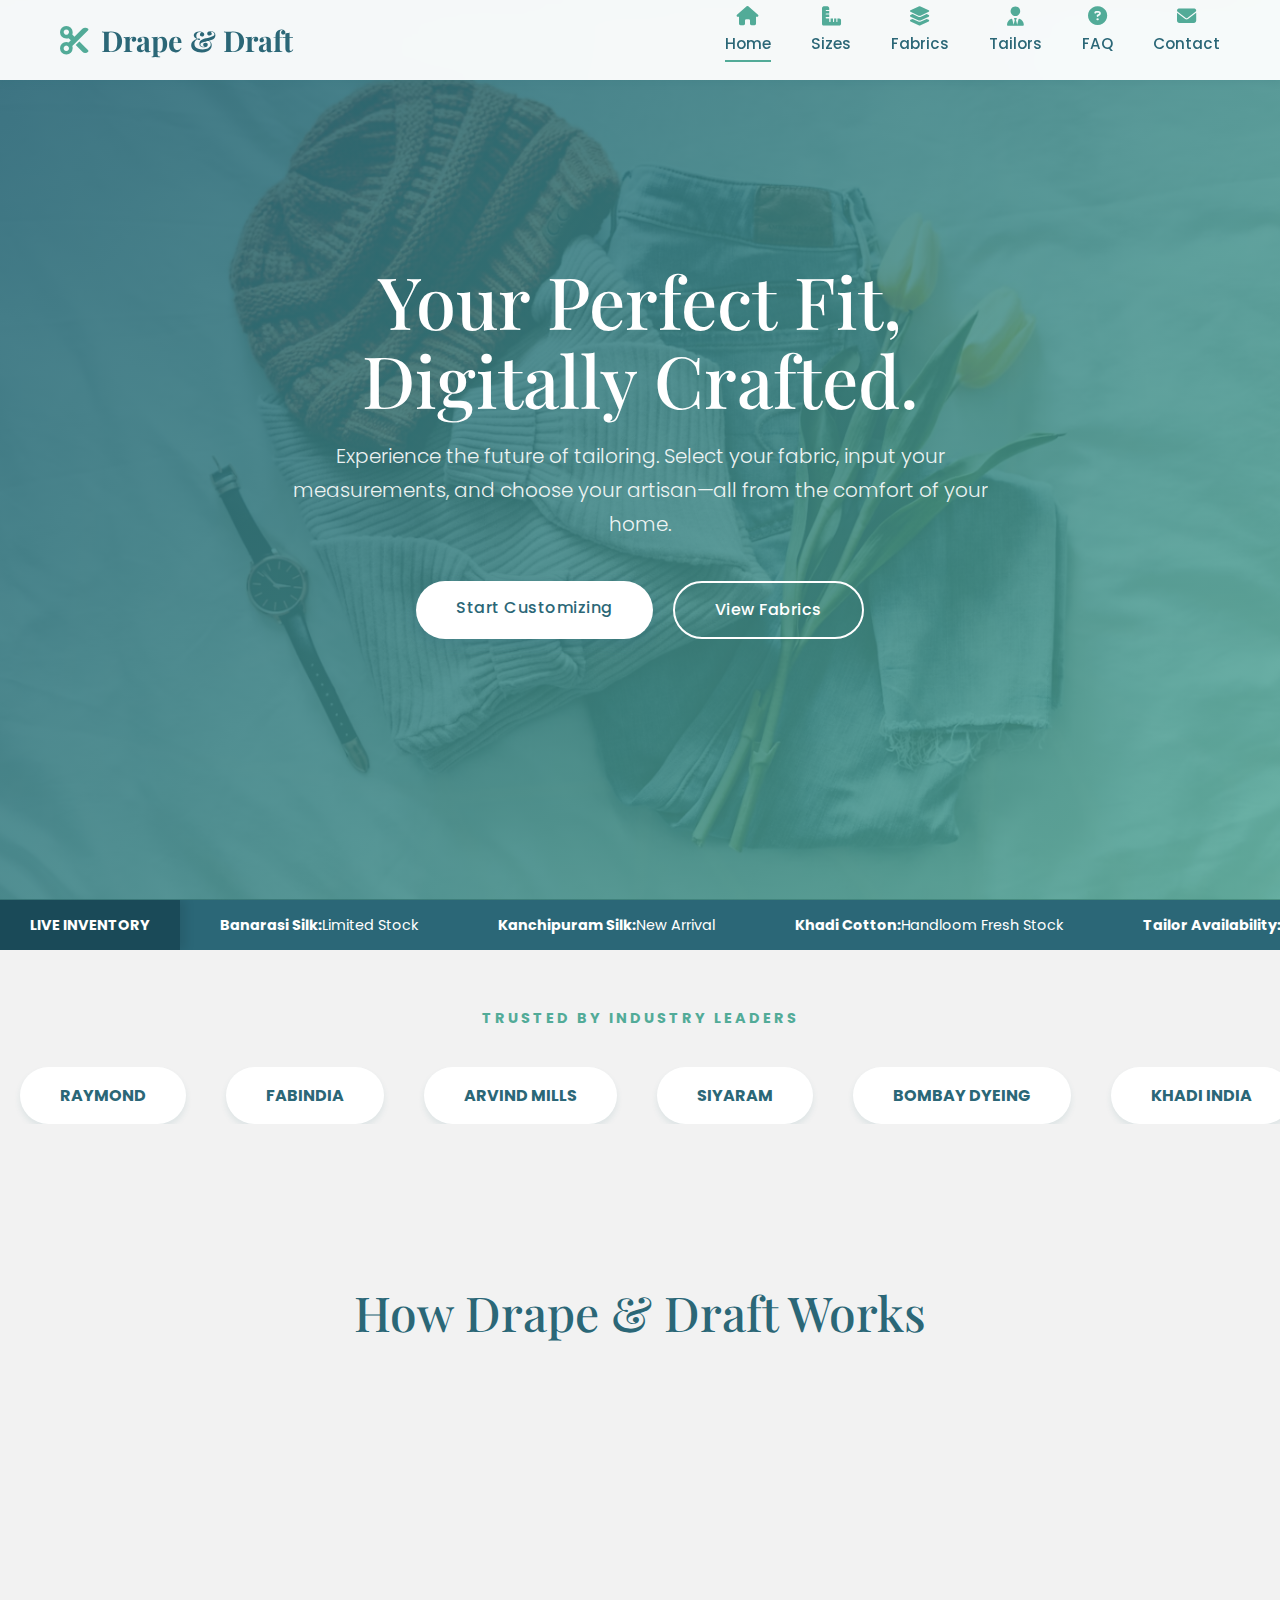
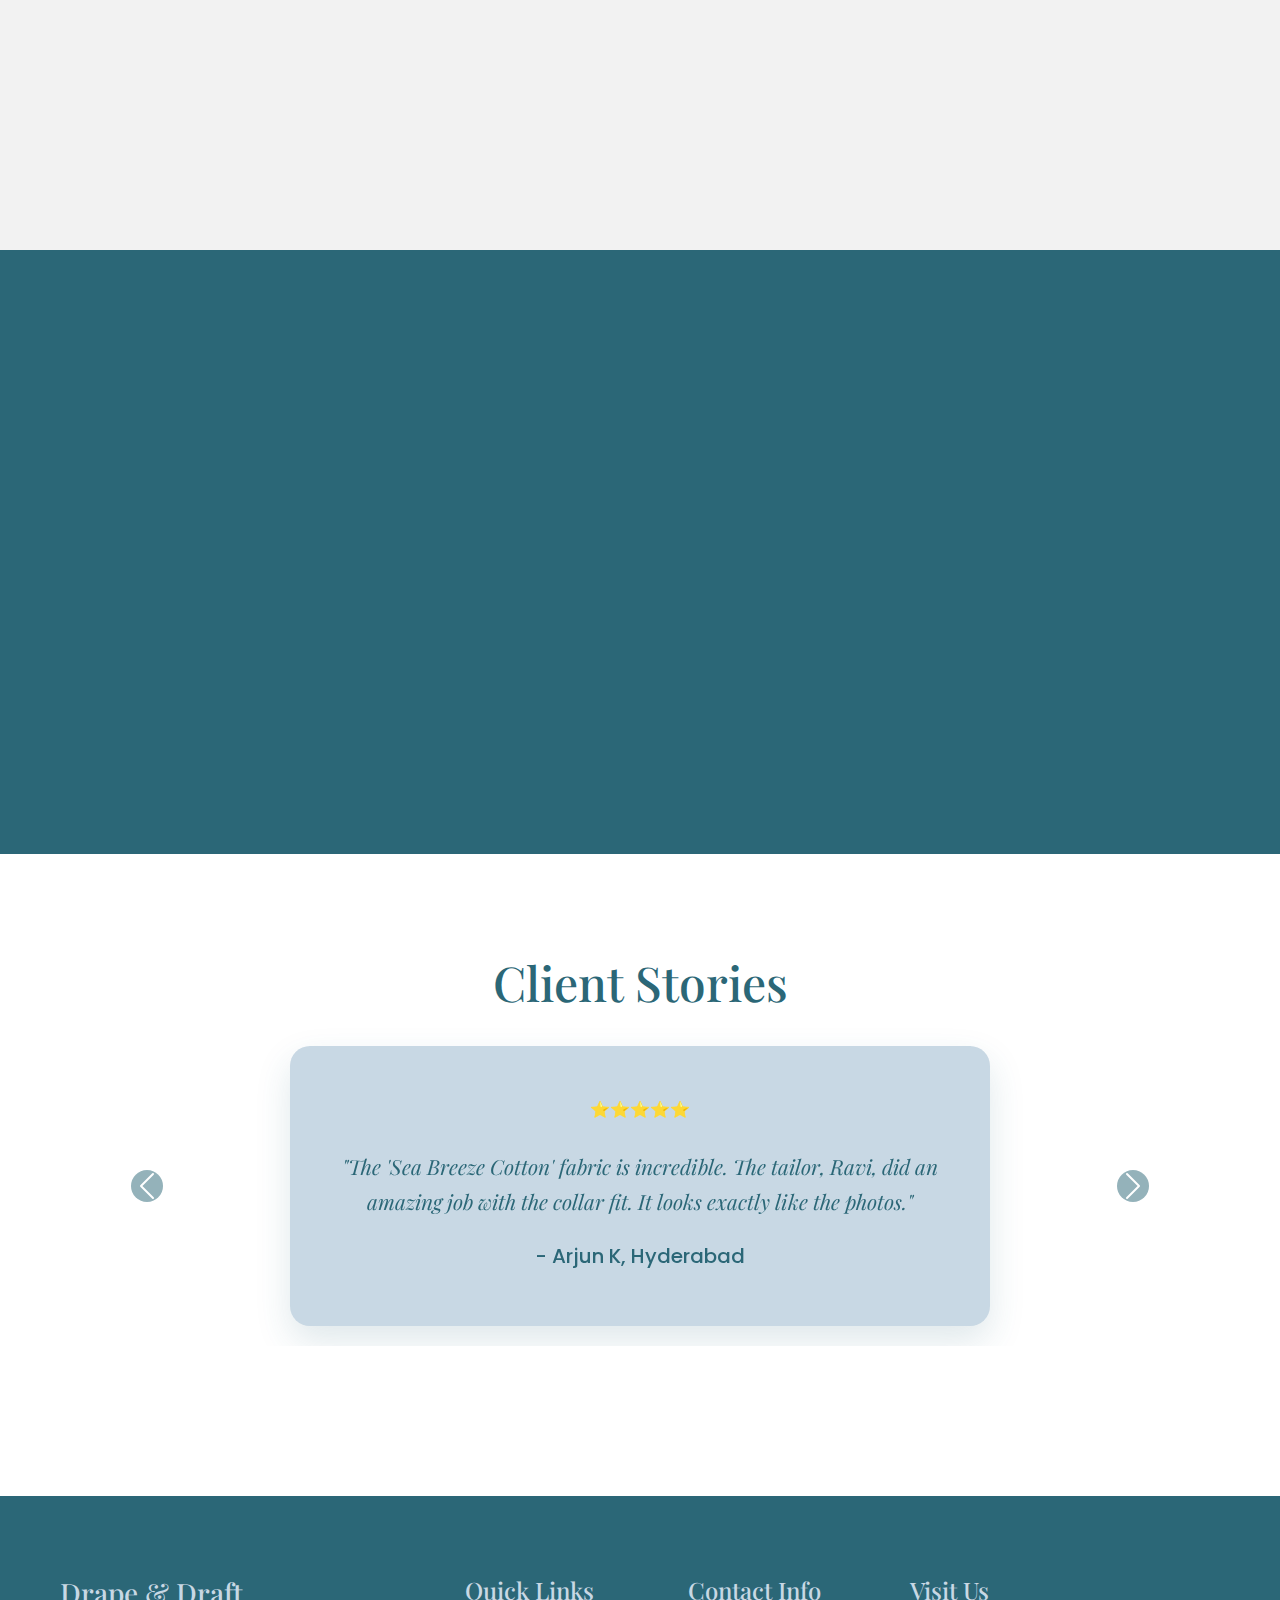
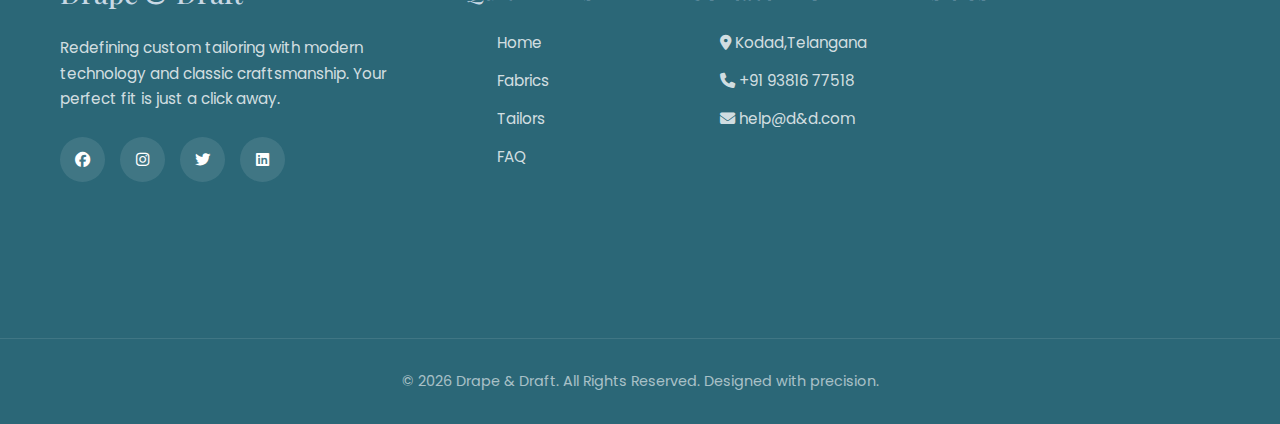
<file: index.html>
<!DOCTYPE html>
<html lang="en">

<head>
    <meta charset="UTF-8">
    <meta name="viewport" content="width=device-width, initial-scale=1.0">
    <title>Drape & Draft | Precision Tailoring</title>
    <link href="https://cdn.jsdelivr.net/npm/bootstrap@5.3.0/dist/css/bootstrap.min.css" rel="stylesheet">
    <link rel="stylesheet" href="https://cdnjs.cloudflare.com/ajax/libs/font-awesome/6.4.0/css/all.min.css">
    <link href="https://fonts.googleapis.com/css2?family=Playfair+Display:wght@700&family=Poppins:wght@300;400;500;600&display=swap" rel="stylesheet">
    <link rel="stylesheet" href="style.css">
    <script src="https://cdn.jsdelivr.net/npm/bootstrap@5.3.0/dist/js/bootstrap.bundle.min.js"></script>
</head>

<body>

    <header class="main-header">
        <div class="header-container">
            <div class="brand-logo">
                <a href="index.html">
                    <i class="fa-solid fa-scissors"></i>
                    <span>Drape & Draft</span>
                </a>
            </div>
            <nav class="navbar">
                <ul class="nav-links">
                    <li><a href="index.html" class="active"><i class="fa-solid fa-house"></i><span>Home</span></a></li>
                    <li><a href="sizes.html"><i class="fa-solid fa-ruler-combined"></i><span>Sizes</span></a></li>
                    <li><a href="fabrics.html"><i class="fa-solid fa-layer-group"></i><span>Fabrics</span></a></li>
                    <li><a href="tailors.html"><i class="fa-solid fa-user-tie"></i><span>Tailors</span></a></li>
                    <li><a href="faq.html"><i class="fa-solid fa-circle-question"></i><span>FAQ</span></a></li>
                    <li><a href="contact.html"><i class="fa-solid fa-envelope"></i><span>Contact</span></a></li>
                </ul>
            </nav>
        </div>
    </header>

    <main class="content-wrapper">

        <section class="hero-section">
            <div class="container hero-content">
                <h1 class="hero-title">Your Perfect Fit,<br>Digitally Crafted.</h1>
                <p class="hero-subtitle">Experience the future of tailoring. Select your fabric, input your measurements, and choose your artisan—all from the comfort of your home.</p>
                <div class="hero-buttons">
                    <a href="sizes.html" class="btn btn-primary">Start Customizing</a>
                    <a href="fabrics.html" class="btn btn-outline">View Fabrics</a>
                </div>
            </div>
        </section>

        <div class="stock-ticker-bar">
            <div class="ticker-label">LIVE INVENTORY</div>
            <div class="ticker-track-wrapper">
                <div class="ticker-track">
                    <span class="ticker-item"><strong>Banarasi Silk:</strong> Limited Stock</span>
                    <span class="ticker-item"><strong>Kanchipuram Silk:</strong> New Arrival</span>
                    <span class="ticker-item"><strong>Khadi Cotton:</strong> Handloom Fresh Stock</span>
                    <span class="ticker-item"><strong>Tailor Availability:</strong> 4 Master Tailors Available</span>
                    <span class="ticker-item"><strong>Ajrakh Print Fabric:</strong> High Demand</span>
                    <span class="ticker-item"><strong>Banarasi Silk:</strong> Limited Stock</span>
                    <span class="ticker-item"><strong>Kanchipuram Silk:</strong> New Arrival</span>
                    <span class="ticker-item"><strong>Khadi Cotton:</strong> Handloom Fresh Stock</span>
                    <span class="ticker-item"><strong>Tailor Availability:</strong> 4 Master Tailors Available</span>
                    <span class="ticker-item"><strong>Ajrakh Print Fabric:</strong> High Demand</span>
                </div>

            </div>
        </div>

        <div class="partners-carousel-container">
            <h4 class="partners-heading">Trusted By Industry Leaders</h4>
            <div class="partners-track-wrapper" style="overflow: hidden;">
                <div class="partners-track">
                    <div class="partner-card">RAYMOND</div>
                    <div class="partner-card">FABINDIA</div>
                    <div class="partner-card">ARVIND MILLS</div>
                    <div class="partner-card">SIYARAM</div>
                    <div class="partner-card">BOMBAY DYEING</div>
                    <div class="partner-card">KHADI INDIA</div>
                    <div class="partner-card">RAYMOND</div>
                    <div class="partner-card">FABINDIA</div>
                    <div class="partner-card">ARVIND MILLS</div>
                    <div class="partner-card">SIYARAM</div>
                    <div class="partner-card">BOMBAY DYEING</div>
                    <div class="partner-card">KHADI INDIA</div>
                </div>

            </div>
        </div>

        <section class="section-container bg-off-white">
            <div class="container">
                <h2 class="section-heading text-center">How Drape & Draft Works</h2>
                <div class="process-grid">
                    <div class="process-card">
                        <div class="process-icon">📏</div>
                        <h3>1. AI Measurement</h3>
                        <p>No tape? No problem. Enter your height and weight, and our algorithm predicts your perfect fit with 92% accuracy.</p>
                    </div>
                    <div class="process-card">
                        <div class="process-icon">🧵</div>
                        <h3>2. Pick Your Fabric</h3>
                        <p>Browse live inventory from global mills. Choose from 50+ textures like Egyptian Cotton, Raw Silk, and Linen.</p>
                    </div>
                    <div class="process-card">
                        <div class="process-icon">✂️</div>
                        <h3>3. Choose a Tailor</h3>
                        <p>Select a "Master Tailor" based on their rating, price, and specialty. Your fabric is sent directly to them.</p>
                    </div>
                </div>
            </div>
        </section>

        <section class="section-container" style="background-color: #2b6777; color: white;">
            <div class="container">
                <div class="thesis-row">
                    <div class="thesis-text">
                        <h3 style="color: #c8d8e4;">Real-Time Impact</h3>
                        <p style="color: rgba(255,255,255,0.9);">We don't just make clothes; we are fixing the fashion supply chain. See how our "Just-in-Time" model is performing right now.</p>
                        <div class="stats-mini-grid">
                            <div class="stat-item">
                                <h2>1,204</h2>
                                <span>Orders This Month</span>
                            </div>
                            <div class="stat-item">
                                <h2>0%</h2>
                                <span>Fabric Wasted</span>
                            </div>
                            <div class="stat-item">
                                <h2>48h</h2>
                                <span>Avg. Stitching Time</span>
                            </div>
                        </div>
                        <br>
                        <a href="fabrics.html" class="btn btn-primary" style="background-color: #52ab98; border:none;">Join the Movement</a>
                    </div>
                    <div class="thesis-image">
                        <div style="text-align: center;">
                            <i class="fa-solid fa-chart-line" style="font-size: 3rem; color: #2b6777; margin-bottom: 20px;"></i>
                            <div>[ App Dashboard Preview ]</div>
                        </div>
                    </div>
                </div>
            </div>
        </section>

        <section class="section-container">
            <div class="container">
                <h2 class="section-heading text-center">Client Stories</h2>
                <div id="clientCarousel" class="carousel slide" data-bs-ride="carousel" data-bs-interval="3000">
                    <div class="carousel-inner" style="padding: 20px;">
                        <div class="carousel-item active">
                            <div class="d-flex justify-content-center">
                                <div class="review-card">
                                    <div class="stars">⭐⭐⭐⭐⭐</div>
                                    <p class="review-text">"The 'Sea Breeze Cotton' fabric is incredible. The tailor, Ravi, did an amazing job with the collar fit. It looks exactly like the photos."
                                    </p>
                                    <h5 class="review-author">- Arjun K, Hyderabad</h5>
                                </div>
                            </div>
                        </div>
                        <div class="carousel-item">
                            <div class="d-flex justify-content-center">
                                <div class="review-card">
                                    <div class="stars">⭐⭐⭐⭐⭐</div>
                                    <p class="review-text">"I was skeptical about the AI measurements, but the dress fits perfectly. No alterations needed. Highly recommend!"</p>
                                    <h5 class="review-author">- Sarah J, Bangalore</h5>
                                </div>
                            </div>
                        </div>
                        <div class="carousel-item">
                            <div class="d-flex justify-content-center">
                                <div class="review-card">
                                    <div class="stars">⭐⭐⭐⭐⭐</div>
                                    <p class="review-text">"Fast delivery and premium packaging. It felt like opening a luxury gift. The linen quality is top-notch."</p>
                                    <h5 class="review-author">- Sharma Ji, Mumbai</h5>
                                </div>
                            </div>
                        </div>
                        <div class="carousel-item">
                            <div class="d-flex justify-content-center">
                                <div class="review-card">
                                    <div class="stars">⭐⭐⭐⭐⭐</div>
                                    <p class="review-text">"Finally found a place that uses authentic fabric. The price transparency is great, and the stitching is durable."</p>
                                    <h5 class="review-author">- Ananya S, Delhi</h5>
                                </div>
                            </div>
                        </div>
                    </div>
                    <button class="carousel-control-prev" type="button" data-bs-target="#clientCarousel" data-bs-slide="prev">
                        <span class="carousel-control-prev-icon" aria-hidden="true" style="background-color: #2b6777; border-radius: 50%;"></span>
                    </button>
                    <button class="carousel-control-next" type="button" data-bs-target="#clientCarousel" data-bs-slide="next">
                        <span class="carousel-control-next-icon" aria-hidden="true" style="background-color: #2b6777; border-radius: 50%;"></span>
                    </button>
                </div>
            </div>
        </section>

    </main>

    <footer class="main-footer">
        <div class="container footer-content">
            <div class="footer-col brand-col">
                <h3>Drape & Draft</h3>
                <p>Redefining custom tailoring with modern technology and classic craftsmanship. Your perfect fit is just a click away.</p>
                <div class="social-icons">
                    <a href="https://www.linkedin.com/in/ch-venkata-shiva-sri-976245296/" target="_blank"><i class="fa-brands fa-facebook"></i></a>
                    <a href="https://www.linkedin.com/in/ch-venkata-shiva-sri-976245296/" target="_blank"><i class="fa-brands fa-instagram"></i></a>
                    <a href="https://www.linkedin.com/in/ch-venkata-shiva-sri-976245296/" target="_blank"><i class="fa-brands fa-twitter"></i></a>
                    <a href="https://www.linkedin.com/in/ch-venkata-shiva-sri-976245296/" target="_blank"><i class="fa-brands fa-linkedin"></i></a>
                </div>
            </div>
            <div class="footer-col">
                <h4>Quick Links</h4>
                <ul>
                    <li><a href="index.html">Home</a></li>
                    <li><a href="fabrics.html">Fabrics</a></li>
                    <li><a href="tailors.html">Tailors</a></li>
                    <li><a href="faq.html">FAQ</a></li>
                </ul>
            </div>
            <div class="footer-col">
                <h4>Contact Info</h4>
                <ul class="contact-list">
                    <li><i class="fa-solid fa-location-dot"></i> Kodad,Telangana</li>
                    <li><i class="fa-solid fa-phone"></i> +91 93816 77518</li>
                    <li><i class="fa-solid fa-envelope"></i> help@d&d.com</li>
                </ul>
            </div>
            <div class="footer-col map-col">
                <h4>Visit Us</h4>
                <div class="map-frame">
                    <iframe
                        src="https://www.google.com/maps/embed?pb=!1m18!1m12!1m3!1d61048.04101310261!2d79.92135924447697!3d16.9990015086017!2m3!1f0!2f0!3f0!3m2!1i1024!2i768!4f13.1!3m3!1m2!1s0x3a3502557bd86187%3A0x2d61225ca7dbad8f!2sKodad%2C%20Telangana%20508206!5e0!3m2!1sen!2sin!4v1769404283618!5m2!1sen!2sin"
                        width="310" height="250" style="border: 0;" allowfullscreen="" loading="lazy"
                        referrerpolicy="no-referrer-when-downgrade"></iframe>
                </div>
            </div>
        </div>
        <div class="copyright">
            © 2026 Drape & Draft. All Rights Reserved. Designed with precision.
        </div>
    </footer>

    <div id="toast-notification" class="toast-hidden">
        <div class="toast-content"><i class="fa-solid fa-circle-info"></i>
            <div class="toast-text">
                <h4 id="toast-title"></h4>
                <p id="toast-message"></p>
            </div>
        </div>
        <div class="toast-progress">
            <div class="progress-line"></div>
        </div>
    </div>
    <script src="script.js"></script>
</body>

</html>
</file>
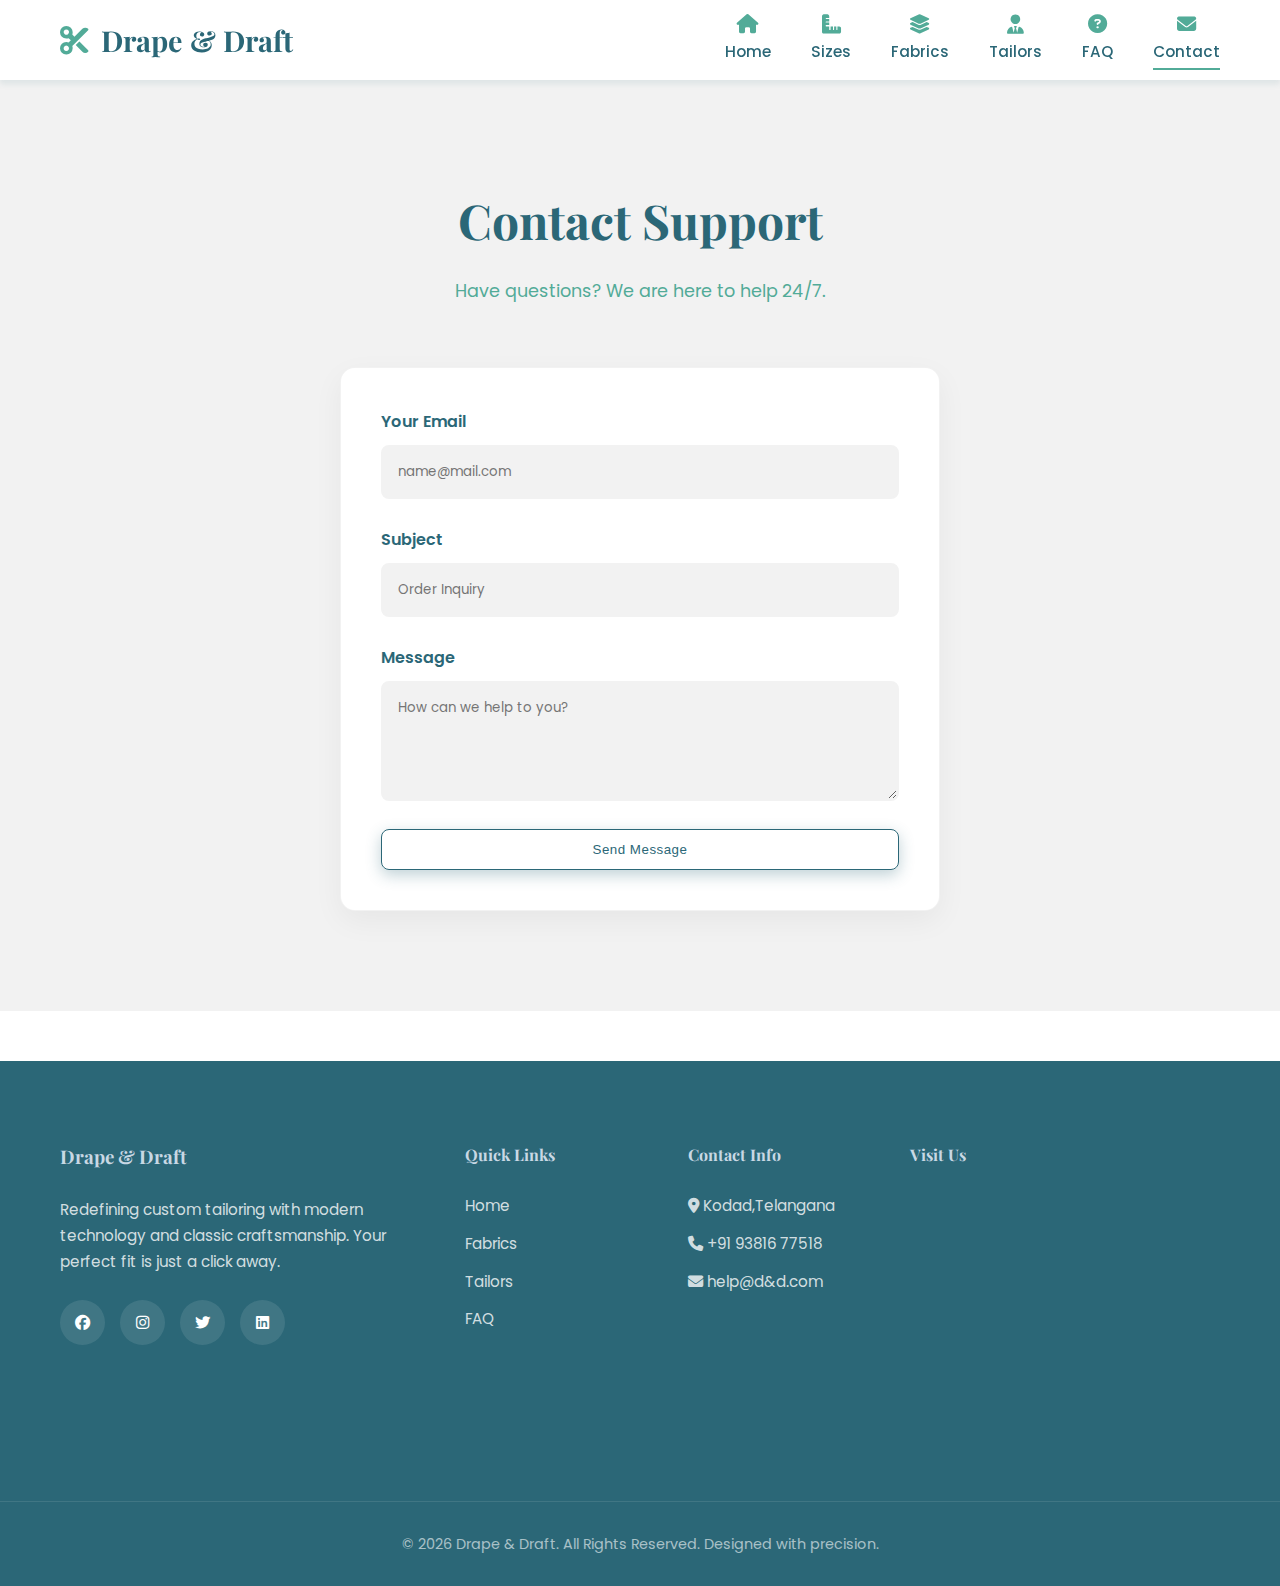
<file: contact.html>
<!DOCTYPE html>
<html lang="en">

<head>
    <meta charset="UTF-8">
    <meta name="viewport" content="width=device-width, initial-scale=1.0">
    <title>Contact | Drape & Draft</title>
    <link rel="stylesheet" href="style.css">
    <link rel="stylesheet" href="https://cdnjs.cloudflare.com/ajax/libs/font-awesome/6.4.0/css/all.min.css">
    <link href="https://fonts.googleapis.com/css2?family=Playfair+Display:wght@700&family=Poppins:wght@300;400;500;600&display=swap" rel="stylesheet">
</head>

<body>
    <header class="main-header">
        <div class="header-container">
            <div class="brand-logo">
                <a href="homepage.html"><i class="fa-solid fa-scissors"></i><span>Drape & Draft</span></a>
            </div>
            <nav class="navbar">
                <ul class="nav-links">
                    <li><a href="homepage.html"><i class="fa-solid fa-house"></i><span>Home</span></a></li>
                    <li><a href="sizes.html"><i class="fa-solid fa-ruler-combined"></i><span>Sizes</span></a></li>
                    <li><a href="fabrics.html"><i class="fa-solid fa-layer-group"></i><span>Fabrics</span></a></li>
                    <li><a href="tailors.html"><i class="fa-solid fa-user-tie"></i><span>Tailors</span></a></li>
                    <li><a href="faq.html"><i class="fa-solid fa-circle-question"></i><span>FAQ</span></a></li>
                    <li><a href="contact.html" class="active"><i class="fa-solid fa-envelope"></i><span>Contact</span></a></li>
                </ul>
            </nav>
        </div>
    </header>

    <main class="content-wrapper">
        <section class="section-container bg-off-white">
            <div class="container" style="text-align: center;">
                <h2 class="section-heading">Contact Support</h2>
                <p class="section-sub">Have questions? We are here to help 24/7.</p>
                <div
                    style="max-width: 600px; margin: 0 auto; text-align: left; background: white; padding: 40px; border-radius: 15px; box-shadow: 0 10px 30px rgba(0,0,0,0.05); border: 1px solid rgba(0,0,0,0.05);">
                    <div class="input-group" style="box-shadow: none; border: none; padding: 0;">
                        <label>Your Email</label>
                        <input type="email" class="contact-input" placeholder="name@mail.com">
                        <small class="error-text">Required</small>
                    </div>
                    <br>
                    <div class="input-group" style="box-shadow: none; border: none; padding: 0;">
                        <label>Subject</label>
                        <input type="text" class="contact-input" placeholder="Order Inquiry">
                        <small class="error-text">Required</small>
                    </div>
                    <br>
                    <div class="input-group" style="box-shadow: none; border: none; padding: 0;">
                        <label>Message</label>
                        <textarea class="contact-input" placeholder="How can we help to you?" style="height: 120px; resize: vertical;"></textarea>
                        <small class="error-text">Required</small>
                    </div>
                    <br>
                    <button id="send-msg-btn" class="btn btn-primary btn-block">Send Message</button>
                </div>
            </div>
        </section>
    </main>

    <footer class="main-footer">
        <div class="container footer-content">
            <div class="footer-col brand-col">
                <h3>Drape & Draft</h3>
                <p>Redefining custom tailoring with modern technology and classic craftsmanship. Your perfect fit is just a click away.</p>
                <div class="social-icons">
                    <a href="https://www.linkedin.com/in/ch-venkata-shiva-sri-976245296/" target="_blank"><i class="fa-brands fa-facebook"></i></a>
                    <a href="https://www.linkedin.com/in/ch-venkata-shiva-sri-976245296/" target="_blank"><i class="fa-brands fa-instagram"></i></a>
                    <a href="https://www.linkedin.com/in/ch-venkata-shiva-sri-976245296/" target="_blank"><i class="fa-brands fa-twitter"></i></a>
                    <a href="https://www.linkedin.com/in/ch-venkata-shiva-sri-976245296/" target="_blank"><i class="fa-brands fa-linkedin"></i></a>
                </div>
            </div>
            <div class="footer-col">
                <h4>Quick Links</h4>
                <ul>
                    <li><a href="homepage.html">Home</a></li>
                    <li><a href="fabrics.html">Fabrics</a></li>
                    <li><a href="tailors.html">Tailors</a></li>
                    <li><a href="faq.html">FAQ</a></li>
                </ul>
            </div>
            <div class="footer-col">
                <h4>Contact Info</h4>
                <ul class="contact-list">
                    <li><i class="fa-solid fa-location-dot"></i> Kodad,Telangana</li>
                    <li><i class="fa-solid fa-phone"></i> +91 93816 77518</li>
                    <li><i class="fa-solid fa-envelope"></i> help@d&d.com</li>
                </ul>
            </div>
            <div class="footer-col map-col">
                <h4>Visit Us</h4>
                <div class="map-frame">
                    <iframe
                        src="https://www.google.com/maps/embed?pb=!1m18!1m12!1m3!1d61048.04101310261!2d79.92135924447697!3d16.9990015086017!2m3!1f0!2f0!3f0!3m2!1i1024!2i768!4f13.1!3m3!1m2!1s0x3a3502557bd86187%3A0x2d61225ca7dbad8f!2sKodad%2C%20Telangana%20508206!5e0!3m2!1sen!2sin!4v1769404283618!5m2!1sen!2sin"
                        width="310" height="250" style="border: 0;" allowfullscreen="" loading="lazy"
                        referrerpolicy="no-referrer-when-downgrade"></iframe>
                </div>
            </div>
        </div>
        <div class="copyright">
            © 2026 Drape & Draft. All Rights Reserved. Designed with precision.
        </div>
    </footer>
    <div id="toast-notification" class="toast-hidden">
        <div class="toast-content"><i class="fa-solid fa-circle-info"></i>
            <div class="toast-text">
                <h4 id="toast-title"></h4>
                <p id="toast-message"></p>
            </div>
        </div>
        <div class="toast-progress">
            <div class="progress-line"></div>
        </div>
    </div>
    <script src="script.js"></script>
</body>

</html>
</file>
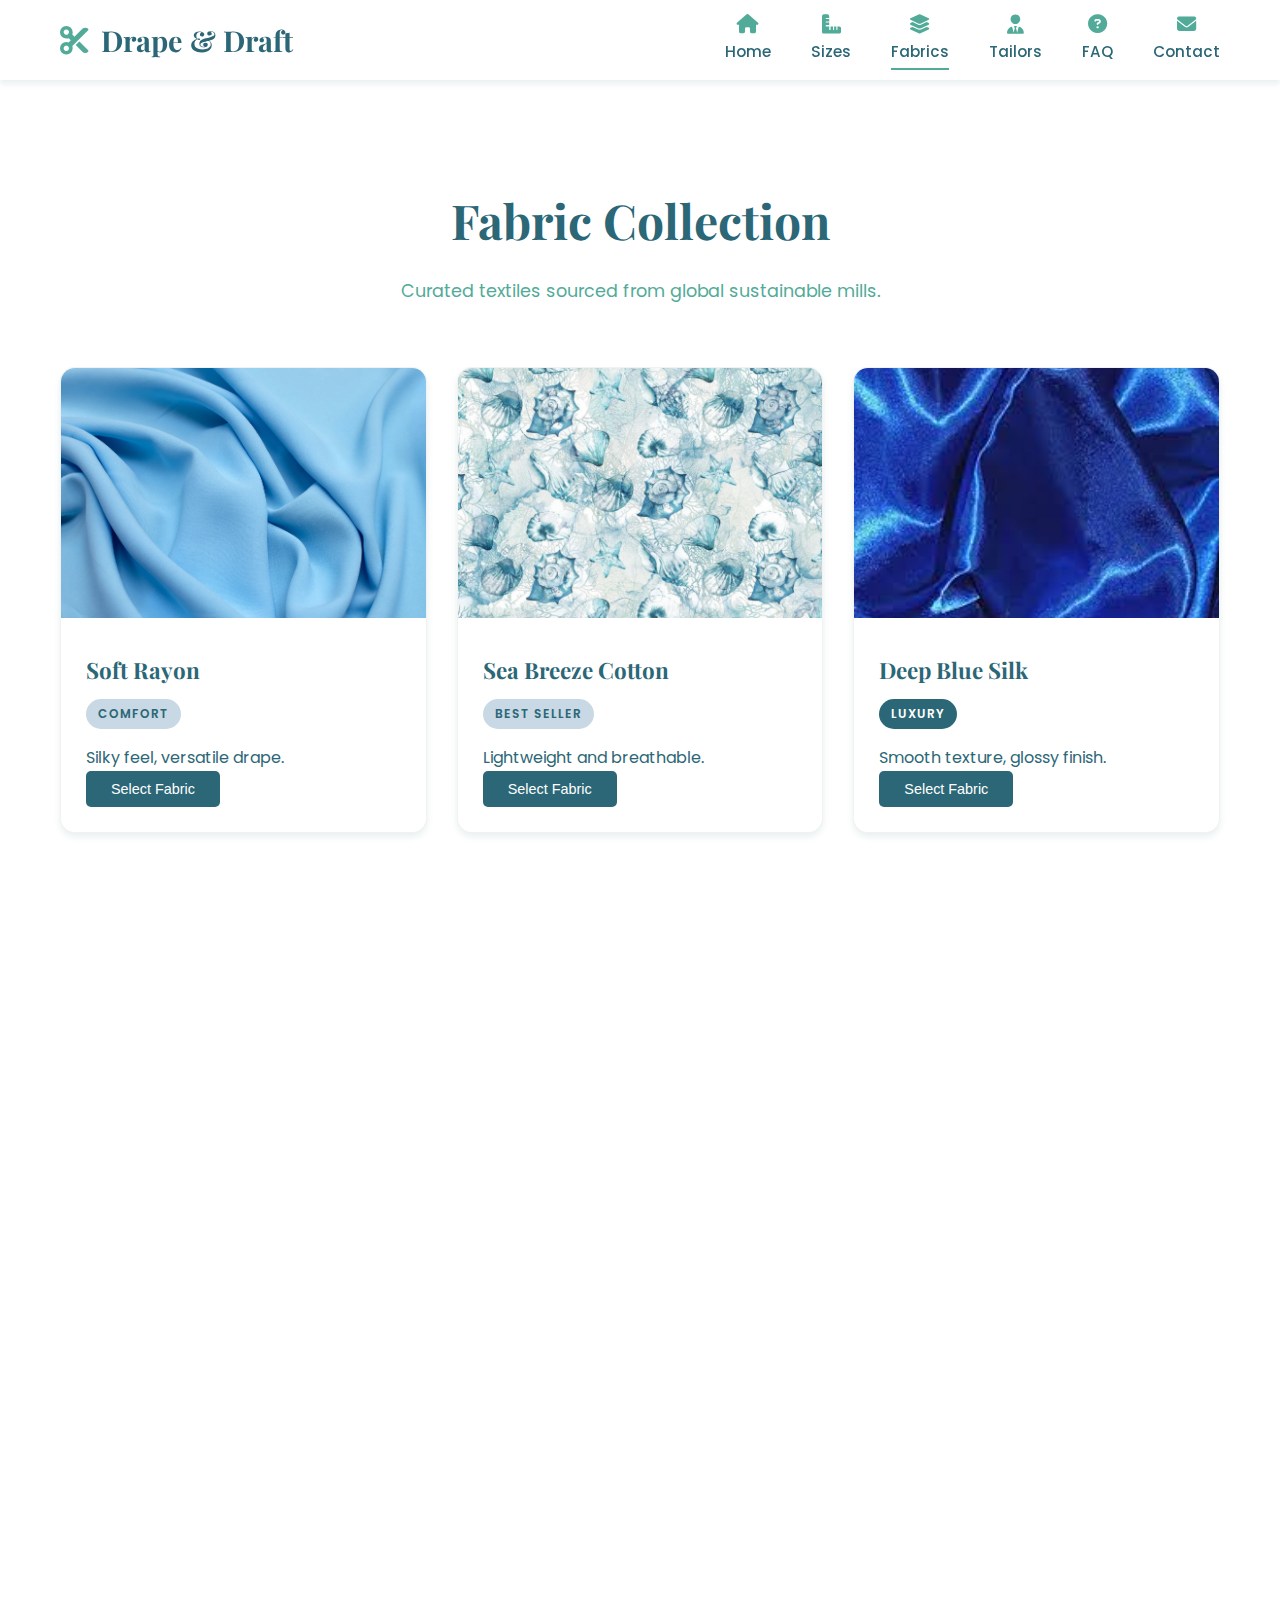
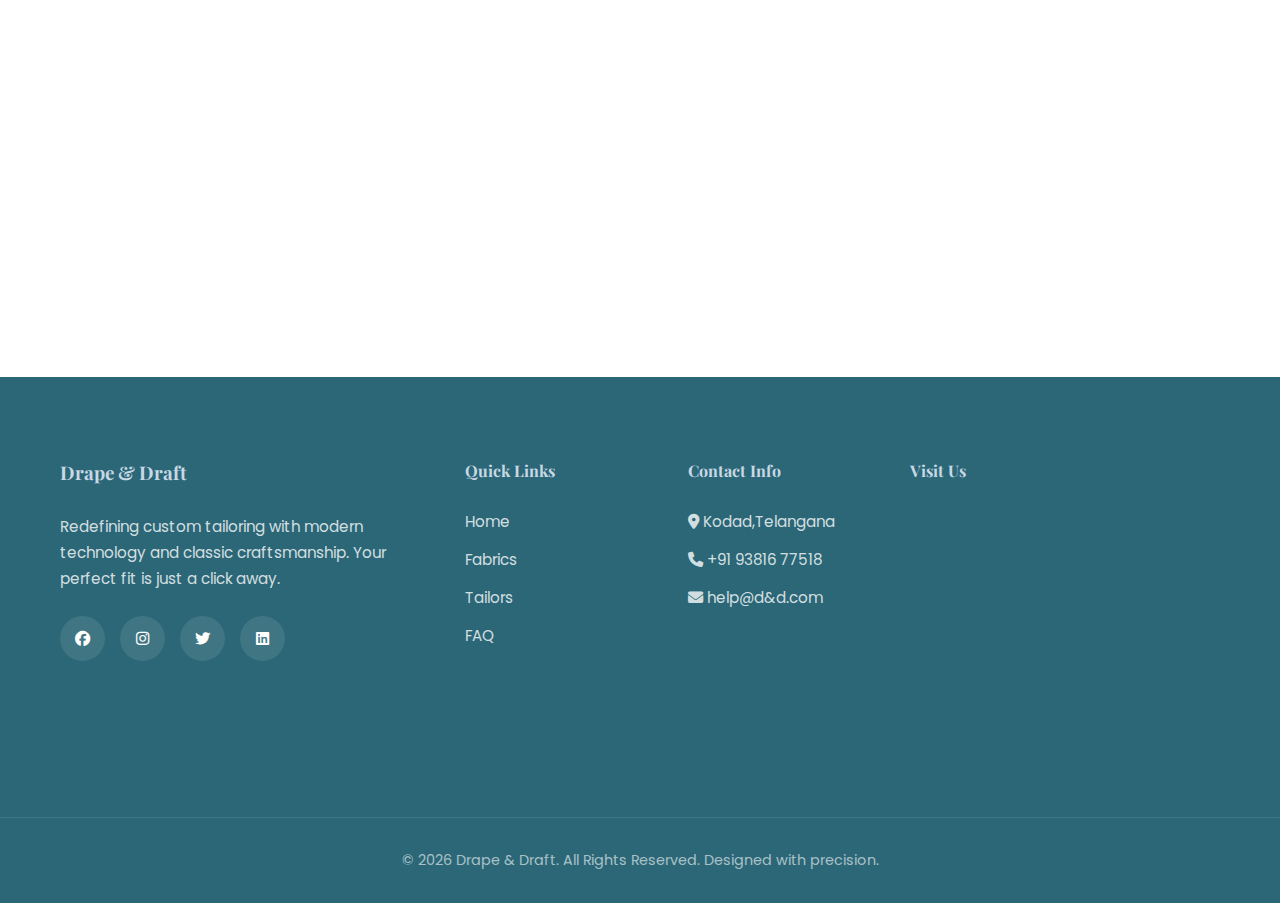
<file: fabrics.html>
<!DOCTYPE html>
<html lang="en">

<head>
    <meta charset="UTF-8">
    <meta name="viewport" content="width=device-width, initial-scale=1.0">
    <title>Fabrics | Drape & Draft</title>
    <link rel="stylesheet" href="style.css">
    <link rel="stylesheet" href="https://cdnjs.cloudflare.com/ajax/libs/font-awesome/6.4.0/css/all.min.css">
    <link href="https://fonts.googleapis.com/css2?family=Playfair+Display:wght@700&family=Poppins:wght@300;400;500;600&display=swap" rel="stylesheet">
</head>

<body>
    <header class="main-header">
        <div class="header-container">
            <div class="brand-logo">
                <a href="homepage.html"><i class="fa-solid fa-scissors"></i><span>Drape & Draft</span></a>
            </div>
            <nav class="navbar">
                <ul class="nav-links">
                    <li><a href="homepage.html"><i class="fa-solid fa-house"></i><span>Home</span></a></li>
                    <li><a href="sizes.html"><i class="fa-solid fa-ruler-combined"></i><span>Sizes</span></a></li>
                    <li><a href="fabrics.html" class="active"><i class="fa-solid fa-layer-group"></i><span>Fabrics</span></a></li>
                    <li><a href="tailors.html"><i class="fa-solid fa-user-tie"></i><span>Tailors</span></a></li>
                    <li><a href="faq.html"><i class="fa-solid fa-circle-question"></i><span>FAQ</span></a></li>
                    <li><a href="contact.html"><i class="fa-solid fa-envelope"></i><span>Contact</span></a></li>
                </ul>
            </nav>
        </div>
    </header>

    <main class="content-wrapper">
        <section class="section-container">
            <div class="container">
                <h2 class="section-heading">Fabric Collection</h2>
                <p class="section-sub">Curated textiles sourced from global sustainable mills.</p>
                <div class="card-grid">
                    <div class="card fabric-card">
                        <img src="assets/rayon_fabric_1.webp" alt="Rayon" class="card-image">
                        <div class="card-body">
                            <h3>Soft Rayon</h3>
                            <p class="badge">Comfort</p>
                            <p>Silky feel, versatile drape.</p><button class="btn-sm action-btn">Select Fabric</button>
                        </div>
                    </div>
                    <div class="card fabric-card">
                        <img src="assets/Sea-Breeze-Shells-Blue-Cotton-Fabric.jpg" alt="Cotton" class="card-image">
                        <div class="card-body">
                            <h3>Sea Breeze Cotton</h3>
                            <p class="badge">Best Seller</p>
                            <p>Lightweight and breathable.</p><button class="btn-sm action-btn">Select Fabric</button>
                        </div>
                    </div>
                    <div class="card fabric-card">
                        <img src="assets/Deep-Blue-Silk.jpg" alt="Silk" class="card-image">
                        <div class="card-body">
                            <h3>Deep Blue Silk</h3>
                            <p class="badge luxury">Luxury</p>
                            <p>Smooth texture, glossy finish.</p><button class="btn-sm action-btn">Select Fabric</button>
                        </div>
                    </div>
                    <div class="card fabric-card">
                        <img src="assets/oeko-tex-washed-linen-sand.jpg" alt="Linen" class="card-image">
                        <div class="card-body">
                            <h3>Sand Linen</h3>
                            <p class="badge">Summer</p>
                            <p>Organic sandy texture.</p><button class="btn-sm action-btn">Select Fabric</button>
                        </div>
                    </div>
                    <div class="card fabric-card">
                        <img src="assets/storm-wool-coating-fabric-at-miss-maude-cloud.jpg" alt="Wool" class="card-image">
                        <div class="card-body">
                            <h3>Storm Grey Wool</h3>
                            <p class="badge warm">Winter</p>
                            <p>High-quality professional suits.</p><button class="btn-sm action-btn">Select Fabric</button>
                        </div>
                    </div>
                    <div class="card fabric-card">
                        <img src="assets/Royal-Velvet.avif" alt="Velvet" class="card-image">
                        <div class="card-body">
                            <h3>Royal Velvet</h3>
                            <p class="badge luxury">Premium</p>
                            <p>Rich texture for special galas.</p><button class="btn-sm action-btn">Select Fabric</button>
                        </div>
                    </div>
                    <div class="card fabric-card">
                        <img src="assets/08_18_2021_OrganicCottonDenim_Stack5_480x480.jpg" alt="Denim" class="card-image">
                        <div class="card-body">
                            <h3>Raw Denim</h3>
                            <p class="badge">Casual</p>
                            <p>Durable everyday wear.</p><button class="btn-sm action-btn">Select Fabric</button>
                        </div>
                    </div>
                    <div class="card fabric-card">
                        <img src="assets/cotton-single-jersey-fabric.jpg" alt="Polyester" class="card-image">
                        <div class="card-body">
                            <h3>Active Poly</h3>
                            <p class="badge">Sport</p>
                            <p>Moisture wicking blend.</p><button class="btn-sm action-btn">Select Fabric</button>
                        </div>
                    </div>
                </div>
            </div>
        </section>
    </main>

    <footer class="main-footer">
        <div class="container footer-content">
            <div class="footer-col brand-col">
                <h3>Drape & Draft</h3>
                <p>Redefining custom tailoring with modern technology and classic craftsmanship. Your perfect fit is just a click away.</p>
                <div class="social-icons">
                    <a href="https://www.linkedin.com/in/ch-venkata-shiva-sri-976245296/" target="_blank"><i class="fa-brands fa-facebook"></i></a>
                    <a href="https://www.linkedin.com/in/ch-venkata-shiva-sri-976245296/" target="_blank"><i class="fa-brands fa-instagram"></i></a>
                    <a href="https://www.linkedin.com/in/ch-venkata-shiva-sri-976245296/" target="_blank"><i class="fa-brands fa-twitter"></i></a>
                    <a href="https://www.linkedin.com/in/ch-venkata-shiva-sri-976245296/" target="_blank"><i class="fa-brands fa-linkedin"></i></a>
                </div>
            </div>
            <div class="footer-col">
                <h4>Quick Links</h4>
                <ul>
                    <li><a href="homepage.html">Home</a></li>
                    <li><a href="fabrics.html">Fabrics</a></li>
                    <li><a href="tailors.html">Tailors</a></li>
                    <li><a href="faq.html">FAQ</a></li>
                </ul>
            </div>
            <div class="footer-col">
                <h4>Contact Info</h4>
                <ul class="contact-list">
                    <li><i class="fa-solid fa-location-dot"></i> Kodad,Telangana</li>
                    <li><i class="fa-solid fa-phone"></i> +91 93816 77518</li>
                    <li><i class="fa-solid fa-envelope"></i> help@d&d.com</li>
                </ul>
            </div>
            <div class="footer-col map-col">
                <h4>Visit Us</h4>
                <div class="map-frame">
                    <iframe
                        src="https://www.google.com/maps/embed?pb=!1m18!1m12!1m3!1d61048.04101310261!2d79.92135924447697!3d16.9990015086017!2m3!1f0!2f0!3f0!3m2!1i1024!2i768!4f13.1!3m3!1m2!1s0x3a3502557bd86187%3A0x2d61225ca7dbad8f!2sKodad%2C%20Telangana%20508206!5e0!3m2!1sen!2sin!4v1769404283618!5m2!1sen!2sin"
                        width="310" height="250" style="border: 0;" allowfullscreen="" loading="lazy"
                        referrerpolicy="no-referrer-when-downgrade"></iframe>
                </div>
            </div>
        </div>
        <div class="copyright">
            © 2026 Drape & Draft. All Rights Reserved. Designed with precision.
        </div>
    </footer>
    <div id="toast-notification" class="toast-hidden">
        <div class="toast-content"><i class="fa-solid fa-circle-info"></i>
            <div class="toast-text">
                <h4 id="toast-title"></h4>
                <p id="toast-message"></p>
            </div>
        </div>
        <div class="toast-progress">
            <div class="progress-line"></div>
        </div>
    </div>
    <script src="script.js"></script>
</body>

</html>
</file>
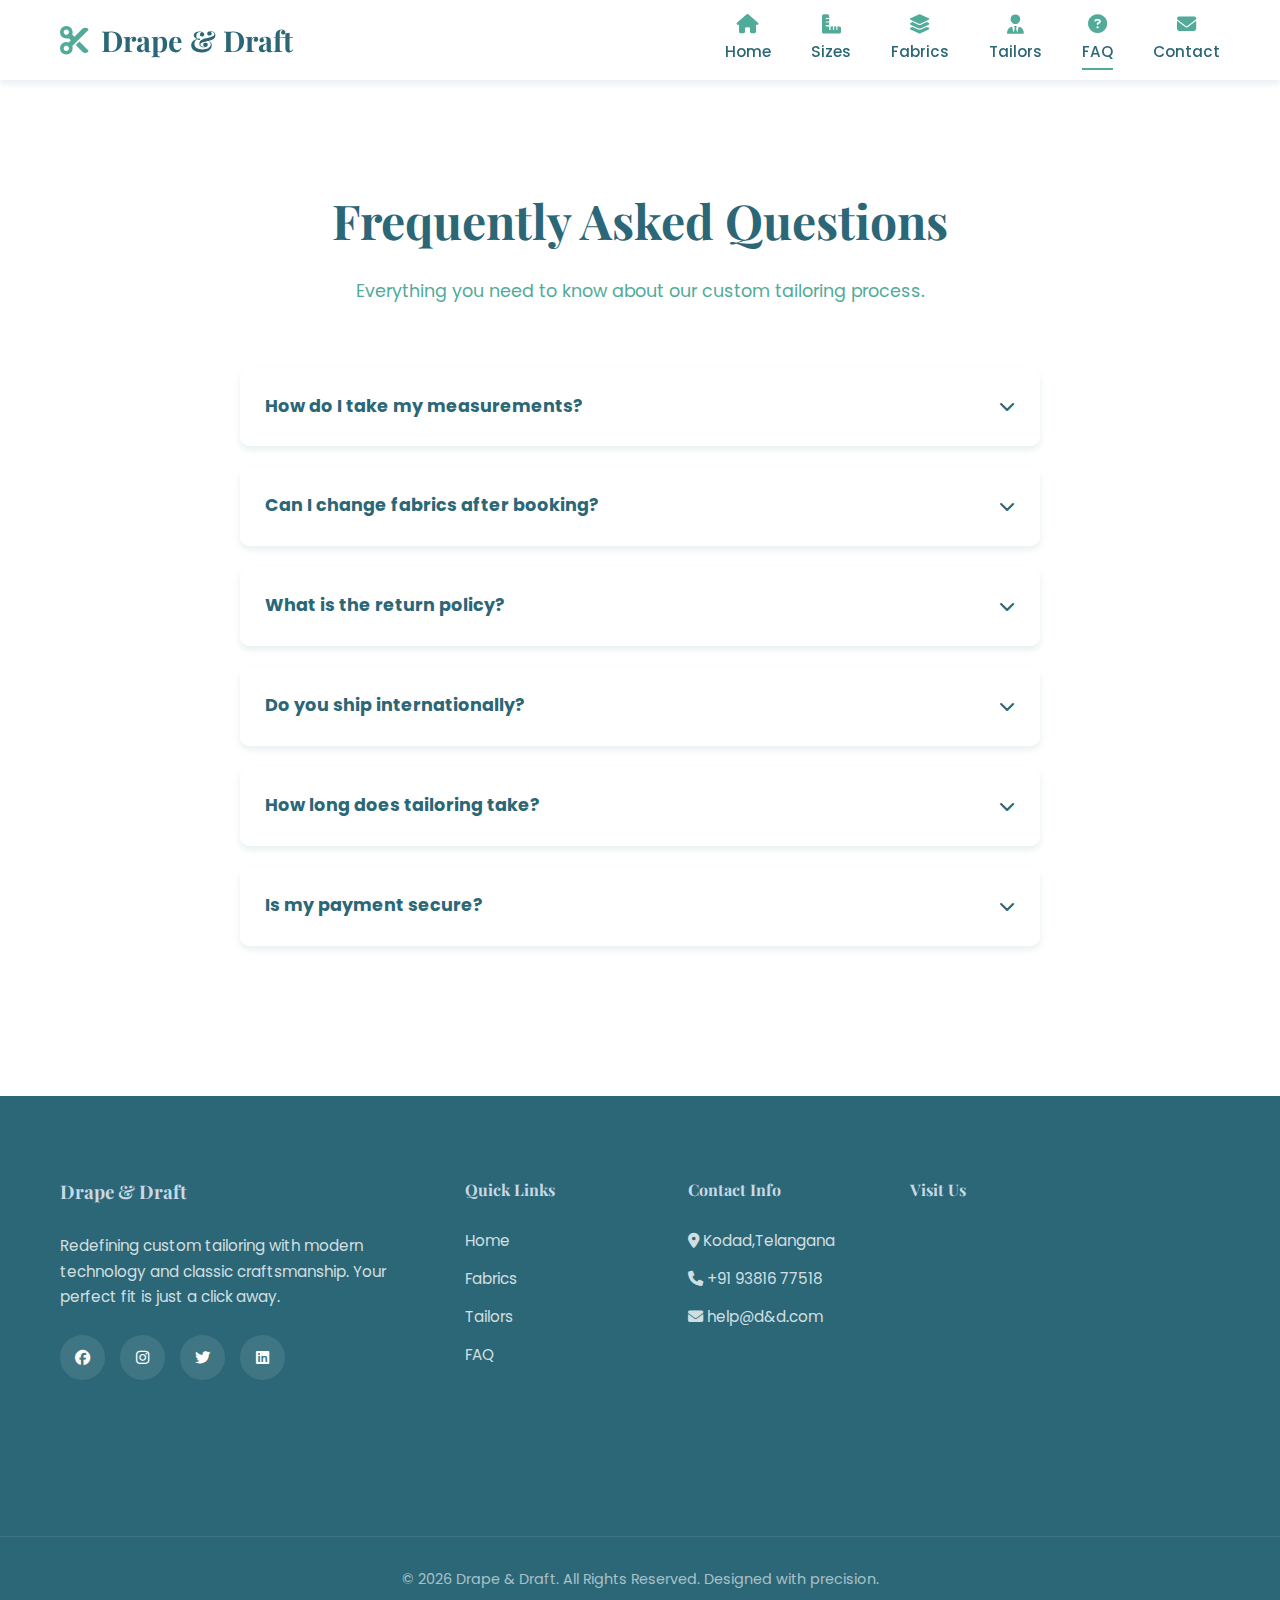
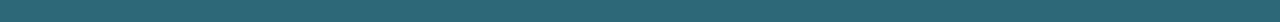
<file: faq.html>
<!DOCTYPE html>
<html lang="en">

<head>
    <meta charset="UTF-8">
    <meta name="viewport" content="width=device-width, initial-scale=1.0">
    <title>FAQ | Drape & Draft</title>
    <link rel="stylesheet" href="style.css">
    <link rel="stylesheet" href="https://cdnjs.cloudflare.com/ajax/libs/font-awesome/6.4.0/css/all.min.css">
    <link href="https://fonts.googleapis.com/css2?family=Playfair+Display:wght@700&family=Poppins:wght@300;400;500;600&display=swap" rel="stylesheet">
</head>

<body>
    <header class="main-header">
        <div class="header-container">
            <div class="brand-logo">
                <a href="index.html"><i class="fa-solid fa-scissors"></i><span>Drape & Draft</span></a>
            </div>
            <nav class="navbar">
                <ul class="nav-links">
                    <li><a href="index.html"><i class="fa-solid fa-house"></i><span>Home</span></a></li>
                    <li><a href="sizes.html"><i class="fa-solid fa-ruler-combined"></i><span>Sizes</span></a></li>
                    <li><a href="fabrics.html"><i class="fa-solid fa-layer-group"></i><span>Fabrics</span></a></li>
                    <li><a href="tailors.html"><i class="fa-solid fa-user-tie"></i><span>Tailors</span></a></li>
                    <li><a href="faq.html" class="active"><i class="fa-solid fa-circle-question"></i><span>FAQ</span></a></li>
                    <li><a href="contact.html"><i class="fa-solid fa-envelope"></i><span>Contact</span></a></li>
                </ul>
            </nav>
        </div>
    </header>

    <main class="content-wrapper">
        <section class="section-container">
            <div class="container">
                <h2 class="section-heading">Frequently Asked Questions</h2>
                <p class="section-sub">Everything you need to know about our custom tailoring process.</p>
                <div class="faq-grid">
                    <div class="faq-item">
                        <div class="faq-question">
                            <h4>How do I take my measurements?</h4>
                            <i class="fa-solid fa-chevron-down"></i>
                        </div>
                        <div class="faq-answer">
                            <p>We recommend using a standard measuring tape. Measure comfortably loose, not tight against the skin. You can refer to our "Sizes" page for a step-by-step visual guide or visit a local tailor for assistance.</p>
                        </div>
                    </div>
                    <div class="faq-item">
                        <div class="faq-question">
                            <h4>Can I change fabrics after booking?</h4>
                            <i class="fa-solid fa-chevron-down"></i>
                        </div>
                        <div class="faq-answer">
                            <p>You can change your fabric selection within 24 hours of placing the order by contacting our support team. After that period, the fabric is cut, and changes cannot be made.</p>
                        </div>
                    </div>
                    <div class="faq-item">
                        <div class="faq-question">
                            <h4>What is the return policy?</h4>
                            <i class="fa-solid fa-chevron-down"></i>
                        </div>
                        <div class="faq-answer">
                            <p>Since these are custom-made garments tailored specifically to your body, we do not accept returns. However, we offer one free alteration service if the fit is incorrect upon delivery.</p>
                        </div>
                    </div>
                    <div class="faq-item">
                        <div class="faq-question">
                            <h4>Do you ship internationally?</h4>
                            <i class="fa-solid fa-chevron-down"></i>
                        </div>
                        <div class="faq-answer">
                            <p>Yes, we ship globally to over 50 countries. Shipping times and costs vary depending on the destination country and customs regulations.</p>
                        </div>
                    </div>
                    <div class="faq-item">
                        <div class="faq-question">
                            <h4>How long does tailoring take?</h4>
                            <i class="fa-solid fa-chevron-down"></i>
                        </div>
                        <div class="faq-answer">
                            <p>Standard delivery is 7-10 business days from the date of order confirmation. Expedited options (3-5 days) are available for select tailors at an additional cost.</p>
                        </div>
                    </div>
                    <div class="faq-item">
                        <div class="faq-question">
                            <h4>Is my payment secure?</h4>
                            <i class="fa-solid fa-chevron-down"></i>
                        </div>
                        <div class="faq-answer">
                            <p>Yes, we use industry-standard SSL encryption for all transactions on our platform. We do not store your credit card information directly.</p>
                        </div>
                    </div>
                </div>
            </div>
        </section>
    </main>

    <footer class="main-footer">
        <div class="container footer-content">
            <div class="footer-col brand-col">
                <h3>Drape & Draft</h3>
                <p>Redefining custom tailoring with modern technology and classic craftsmanship. Your perfect fit is just a click away.</p>
                <div class="social-icons">
                    <a href="https://www.linkedin.com/in/ch-venkata-shiva-sri-976245296/" target="_blank"><i class="fa-brands fa-facebook"></i></a>
                    <a href="https://www.linkedin.com/in/ch-venkata-shiva-sri-976245296/" target="_blank"><i class="fa-brands fa-instagram"></i></a>
                    <a href="https://www.linkedin.com/in/ch-venkata-shiva-sri-976245296/" target="_blank"><i class="fa-brands fa-twitter"></i></a>
                    <a href="https://www.linkedin.com/in/ch-venkata-shiva-sri-976245296/" target="_blank"><i class="fa-brands fa-linkedin"></i></a>
                </div>
            </div>
            <div class="footer-col">
                <h4>Quick Links</h4>
                <ul>
                    <li><a href="index.html">Home</a></li>
                    <li><a href="fabrics.html">Fabrics</a></li>
                    <li><a href="tailors.html">Tailors</a></li>
                    <li><a href="faq.html">FAQ</a></li>
                </ul>
            </div>
            <div class="footer-col">
                <h4>Contact Info</h4>
                <ul class="contact-list">
                    <li><i class="fa-solid fa-location-dot"></i> Kodad,Telangana</li>
                    <li><i class="fa-solid fa-phone"></i> +91 93816 77518</li>
                    <li><i class="fa-solid fa-envelope"></i> help@d&d.com</li>
                </ul>
            </div>
            <div class="footer-col map-col">
                <h4>Visit Us</h4>
                <div class="map-frame">
                    <iframe
                        src="https://www.google.com/maps/embed?pb=!1m18!1m12!1m3!1d61048.04101310261!2d79.92135924447697!3d16.9990015086017!2m3!1f0!2f0!3f0!3m2!1i1024!2i768!4f13.1!3m3!1m2!1s0x3a3502557bd86187%3A0x2d61225ca7dbad8f!2sKodad%2C%20Telangana%20508206!5e0!3m2!1sen!2sin!4v1769404283618!5m2!1sen!2sin"
                        width="310" height="250" style="border: 0;" allowfullscreen="" loading="lazy"
                        referrerpolicy="no-referrer-when-downgrade"></iframe>
                </div>
            </div>
        </div>
        <div class="copyright">
            © 2026 Drape & Draft. All Rights Reserved. Designed with precision.
        </div>
    </footer>
    <div id="toast-notification" class="toast-hidden">
        <div class="toast-content"><i class="fa-solid fa-circle-info"></i>
            <div class="toast-text">
                <h4 id="toast-title"></h4>
                <p id="toast-message"></p>
            </div>
        </div>
        <div class="toast-progress">
            <div class="progress-line"></div>
        </div>
    </div>
    <script src="script.js"></script>
</body>

</html>
</file>
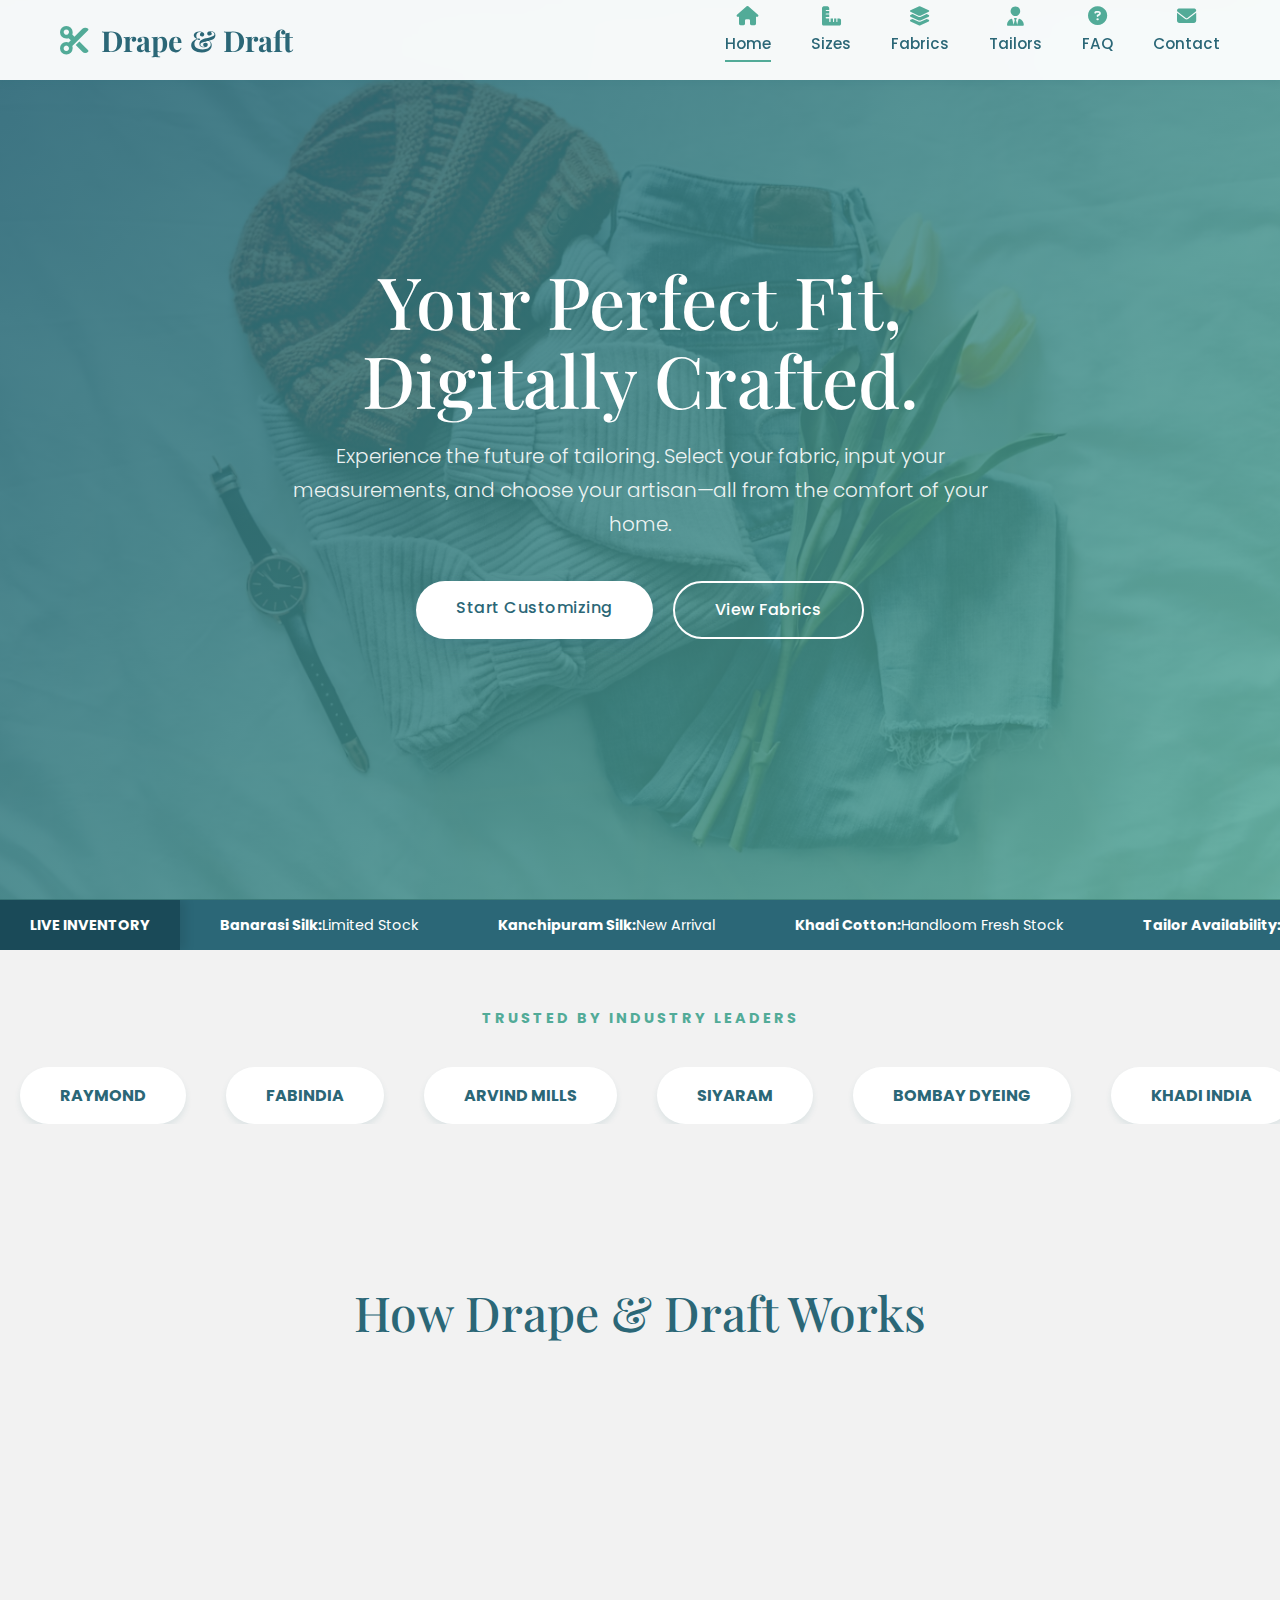
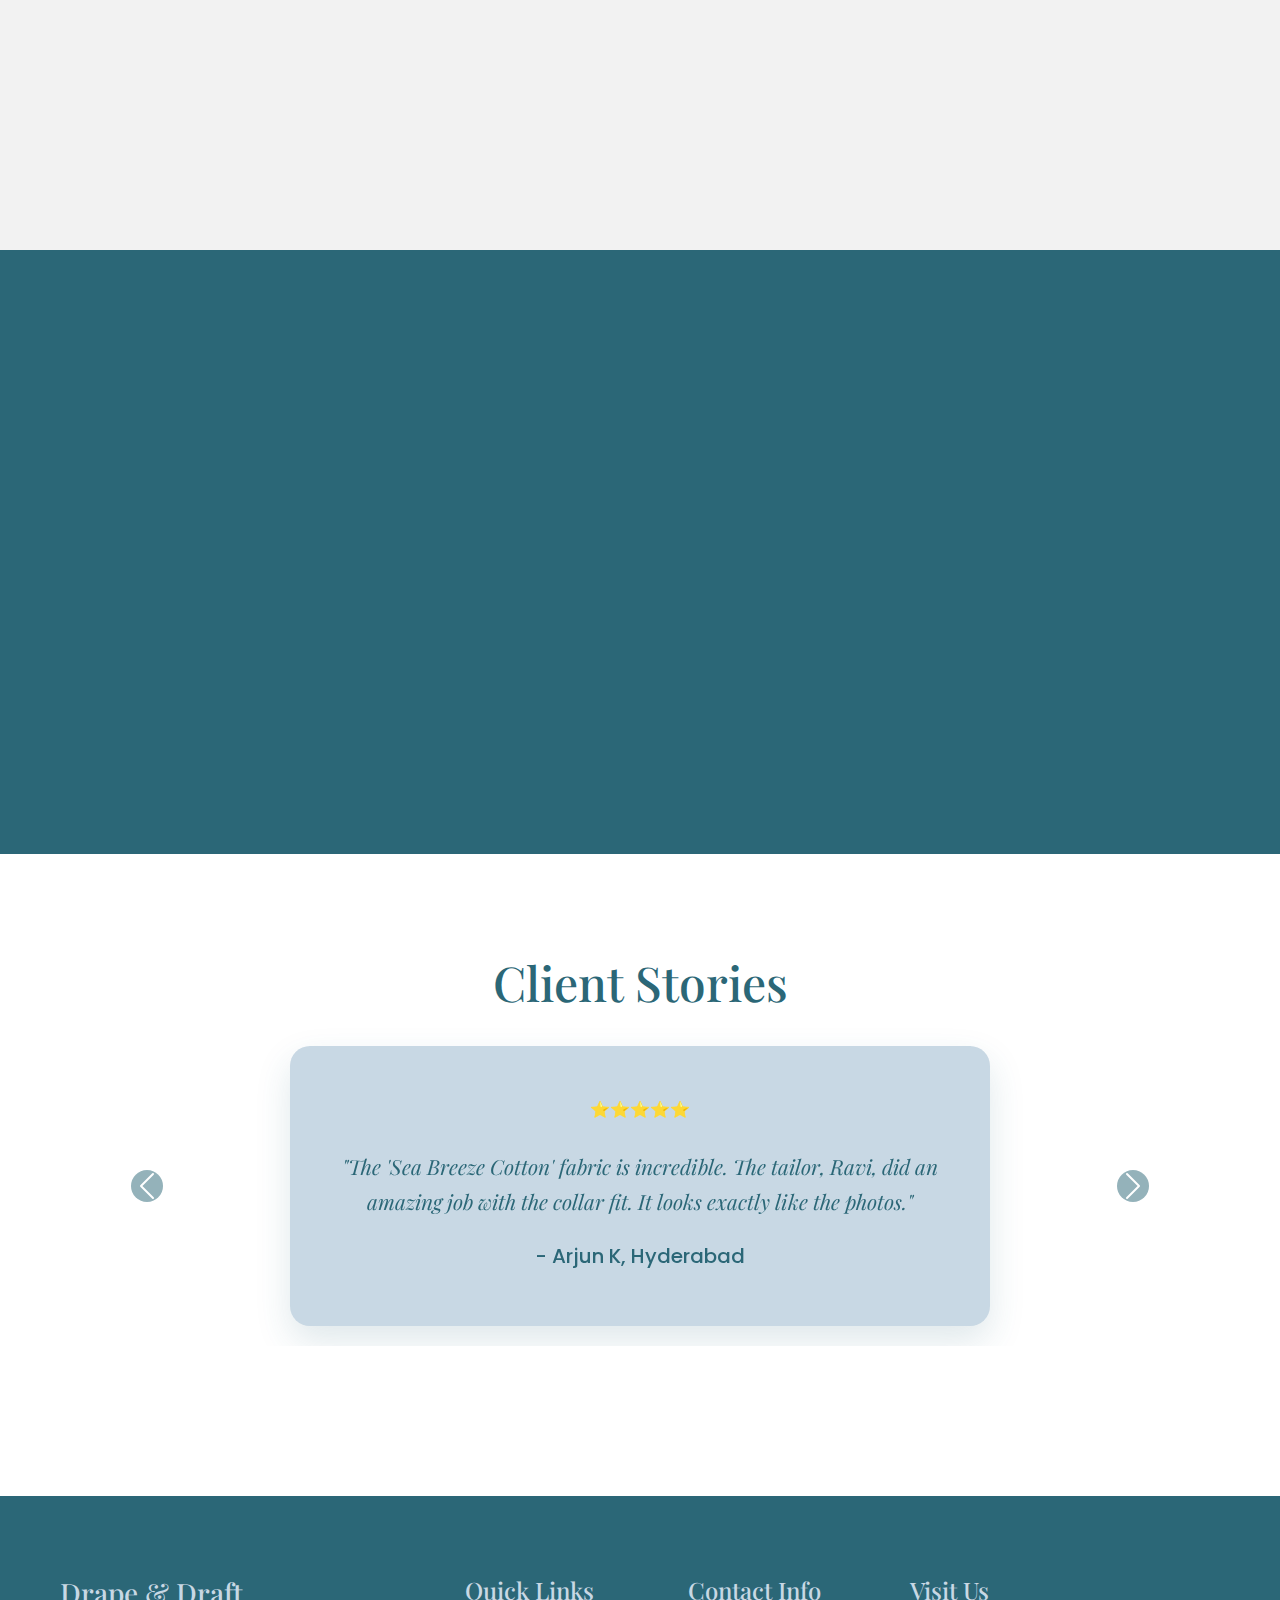
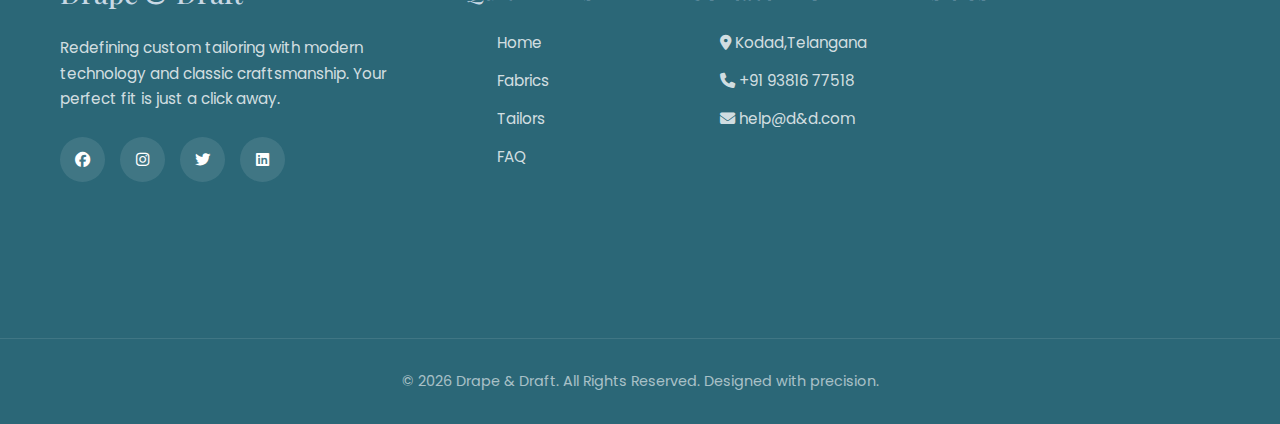
<file: homepage.html>
<!DOCTYPE html>
<html lang="en">

<head>
    <meta charset="UTF-8">
    <meta name="viewport" content="width=device-width, initial-scale=1.0">
    <title>Drape & Draft | Precision Tailoring</title>
    <link href="https://cdn.jsdelivr.net/npm/bootstrap@5.3.0/dist/css/bootstrap.min.css" rel="stylesheet">
    <link rel="stylesheet" href="https://cdnjs.cloudflare.com/ajax/libs/font-awesome/6.4.0/css/all.min.css">
    <link href="https://fonts.googleapis.com/css2?family=Playfair+Display:wght@700&family=Poppins:wght@300;400;500;600&display=swap" rel="stylesheet">
    <link rel="stylesheet" href="style.css">
    <script src="https://cdn.jsdelivr.net/npm/bootstrap@5.3.0/dist/js/bootstrap.bundle.min.js"></script>
</head>

<body>

    <header class="main-header">
        <div class="header-container">
            <div class="brand-logo">
                <a href="homepage.html">
                    <i class="fa-solid fa-scissors"></i>
                    <span>Drape & Draft</span>
                </a>
            </div>
            <nav class="navbar">
                <ul class="nav-links">
                    <li><a href="homepage.html" class="active"><i class="fa-solid fa-house"></i><span>Home</span></a></li>
                    <li><a href="sizes.html"><i class="fa-solid fa-ruler-combined"></i><span>Sizes</span></a></li>
                    <li><a href="fabrics.html"><i class="fa-solid fa-layer-group"></i><span>Fabrics</span></a></li>
                    <li><a href="tailors.html"><i class="fa-solid fa-user-tie"></i><span>Tailors</span></a></li>
                    <li><a href="faq.html"><i class="fa-solid fa-circle-question"></i><span>FAQ</span></a></li>
                    <li><a href="contact.html"><i class="fa-solid fa-envelope"></i><span>Contact</span></a></li>
                </ul>
            </nav>
        </div>
    </header>

    <main class="content-wrapper">

        <section class="hero-section">
            <div class="container hero-content">
                <h1 class="hero-title">Your Perfect Fit,<br>Digitally Crafted.</h1>
                <p class="hero-subtitle">Experience the future of tailoring. Select your fabric, input your measurements, and choose your artisan—all from the comfort of your home.</p>
                <div class="hero-buttons">
                    <a href="sizes.html" class="btn btn-primary">Start Customizing</a>
                    <a href="fabrics.html" class="btn btn-outline">View Fabrics</a>
                </div>
            </div>
        </section>

        <div class="stock-ticker-bar">
            <div class="ticker-label">LIVE INVENTORY</div>
            <div class="ticker-track-wrapper">
                <div class="ticker-track">
                    <span class="ticker-item"><strong>Banarasi Silk:</strong> Limited Stock</span>
                    <span class="ticker-item"><strong>Kanchipuram Silk:</strong> New Arrival</span>
                    <span class="ticker-item"><strong>Khadi Cotton:</strong> Handloom Fresh Stock</span>
                    <span class="ticker-item"><strong>Tailor Availability:</strong> 4 Master Tailors Available</span>
                    <span class="ticker-item"><strong>Ajrakh Print Fabric:</strong> High Demand</span>
                    <span class="ticker-item"><strong>Banarasi Silk:</strong> Limited Stock</span>
                    <span class="ticker-item"><strong>Kanchipuram Silk:</strong> New Arrival</span>
                    <span class="ticker-item"><strong>Khadi Cotton:</strong> Handloom Fresh Stock</span>
                    <span class="ticker-item"><strong>Tailor Availability:</strong> 4 Master Tailors Available</span>
                    <span class="ticker-item"><strong>Ajrakh Print Fabric:</strong> High Demand</span>
                </div>

            </div>
        </div>

        <div class="partners-carousel-container">
            <h4 class="partners-heading">Trusted By Industry Leaders</h4>
            <div class="partners-track-wrapper" style="overflow: hidden;">
                <div class="partners-track">
                    <div class="partner-card">RAYMOND</div>
                    <div class="partner-card">FABINDIA</div>
                    <div class="partner-card">ARVIND MILLS</div>
                    <div class="partner-card">SIYARAM</div>
                    <div class="partner-card">BOMBAY DYEING</div>
                    <div class="partner-card">KHADI INDIA</div>
                    <div class="partner-card">RAYMOND</div>
                    <div class="partner-card">FABINDIA</div>
                    <div class="partner-card">ARVIND MILLS</div>
                    <div class="partner-card">SIYARAM</div>
                    <div class="partner-card">BOMBAY DYEING</div>
                    <div class="partner-card">KHADI INDIA</div>
                </div>

            </div>
        </div>

        <section class="section-container bg-off-white">
            <div class="container">
                <h2 class="section-heading text-center">How Drape & Draft Works</h2>
                <div class="process-grid">
                    <div class="process-card">
                        <div class="process-icon">📏</div>
                        <h3>1. AI Measurement</h3>
                        <p>No tape? No problem. Enter your height and weight, and our algorithm predicts your perfect fit with 92% accuracy.</p>
                    </div>
                    <div class="process-card">
                        <div class="process-icon">🧵</div>
                        <h3>2. Pick Your Fabric</h3>
                        <p>Browse live inventory from global mills. Choose from 50+ textures like Egyptian Cotton, Raw Silk, and Linen.</p>
                    </div>
                    <div class="process-card">
                        <div class="process-icon">✂️</div>
                        <h3>3. Choose a Tailor</h3>
                        <p>Select a "Master Tailor" based on their rating, price, and specialty. Your fabric is sent directly to them.</p>
                    </div>
                </div>
            </div>
        </section>

        <section class="section-container" style="background-color: #2b6777; color: white;">
            <div class="container">
                <div class="thesis-row">
                    <div class="thesis-text">
                        <h3 style="color: #c8d8e4;">Real-Time Impact</h3>
                        <p style="color: rgba(255,255,255,0.9);">We don't just make clothes; we are fixing the fashion supply chain. See how our "Just-in-Time" model is performing right now.</p>
                        <div class="stats-mini-grid">
                            <div class="stat-item">
                                <h2>1,204</h2>
                                <span>Orders This Month</span>
                            </div>
                            <div class="stat-item">
                                <h2>0%</h2>
                                <span>Fabric Wasted</span>
                            </div>
                            <div class="stat-item">
                                <h2>48h</h2>
                                <span>Avg. Stitching Time</span>
                            </div>
                        </div>
                        <br>
                        <a href="fabrics.html" class="btn btn-primary" style="background-color: #52ab98; border:none;">Join the Movement</a>
                    </div>
                    <div class="thesis-image">
                        <div style="text-align: center;">
                            <i class="fa-solid fa-chart-line" style="font-size: 3rem; color: #2b6777; margin-bottom: 20px;"></i>
                            <div>[ App Dashboard Preview ]</div>
                        </div>
                    </div>
                </div>
            </div>
        </section>

        <section class="section-container">
            <div class="container">
                <h2 class="section-heading text-center">Client Stories</h2>
                <div id="clientCarousel" class="carousel slide" data-bs-ride="carousel" data-bs-interval="3000">
                    <div class="carousel-inner" style="padding: 20px;">
                        <div class="carousel-item active">
                            <div class="d-flex justify-content-center">
                                <div class="review-card">
                                    <div class="stars">⭐⭐⭐⭐⭐</div>
                                    <p class="review-text">"The 'Sea Breeze Cotton' fabric is incredible. The tailor, Ravi, did an amazing job with the collar fit. It looks exactly like the photos."
                                    </p>
                                    <h5 class="review-author">- Arjun K, Hyderabad</h5>
                                </div>
                            </div>
                        </div>
                        <div class="carousel-item">
                            <div class="d-flex justify-content-center">
                                <div class="review-card">
                                    <div class="stars">⭐⭐⭐⭐⭐</div>
                                    <p class="review-text">"I was skeptical about the AI measurements, but the dress fits perfectly. No alterations needed. Highly recommend!"</p>
                                    <h5 class="review-author">- Sarah J, Bangalore</h5>
                                </div>
                            </div>
                        </div>
                        <div class="carousel-item">
                            <div class="d-flex justify-content-center">
                                <div class="review-card">
                                    <div class="stars">⭐⭐⭐⭐⭐</div>
                                    <p class="review-text">"Fast delivery and premium packaging. It felt like opening a luxury gift. The linen quality is top-notch."</p>
                                    <h5 class="review-author">- Sharma Ji, Mumbai</h5>
                                </div>
                            </div>
                        </div>
                        <div class="carousel-item">
                            <div class="d-flex justify-content-center">
                                <div class="review-card">
                                    <div class="stars">⭐⭐⭐⭐⭐</div>
                                    <p class="review-text">"Finally found a place that uses authentic fabric. The price transparency is great, and the stitching is durable."</p>
                                    <h5 class="review-author">- Ananya S, Delhi</h5>
                                </div>
                            </div>
                        </div>
                    </div>
                    <button class="carousel-control-prev" type="button" data-bs-target="#clientCarousel" data-bs-slide="prev">
                        <span class="carousel-control-prev-icon" aria-hidden="true" style="background-color: #2b6777; border-radius: 50%;"></span>
                    </button>
                    <button class="carousel-control-next" type="button" data-bs-target="#clientCarousel" data-bs-slide="next">
                        <span class="carousel-control-next-icon" aria-hidden="true" style="background-color: #2b6777; border-radius: 50%;"></span>
                    </button>
                </div>
            </div>
        </section>

    </main>

    <footer class="main-footer">
        <div class="container footer-content">
            <div class="footer-col brand-col">
                <h3>Drape & Draft</h3>
                <p>Redefining custom tailoring with modern technology and classic craftsmanship. Your perfect fit is just a click away.</p>
                <div class="social-icons">
                    <a href="https://www.linkedin.com/in/ch-venkata-shiva-sri-976245296/" target="_blank"><i class="fa-brands fa-facebook"></i></a>
                    <a href="https://www.linkedin.com/in/ch-venkata-shiva-sri-976245296/" target="_blank"><i class="fa-brands fa-instagram"></i></a>
                    <a href="https://www.linkedin.com/in/ch-venkata-shiva-sri-976245296/" target="_blank"><i class="fa-brands fa-twitter"></i></a>
                    <a href="https://www.linkedin.com/in/ch-venkata-shiva-sri-976245296/" target="_blank"><i class="fa-brands fa-linkedin"></i></a>
                </div>
            </div>
            <div class="footer-col">
                <h4>Quick Links</h4>
                <ul>
                    <li><a href="homepage.html">Home</a></li>
                    <li><a href="fabrics.html">Fabrics</a></li>
                    <li><a href="tailors.html">Tailors</a></li>
                    <li><a href="faq.html">FAQ</a></li>
                </ul>
            </div>
            <div class="footer-col">
                <h4>Contact Info</h4>
                <ul class="contact-list">
                    <li><i class="fa-solid fa-location-dot"></i> Kodad,Telangana</li>
                    <li><i class="fa-solid fa-phone"></i> +91 93816 77518</li>
                    <li><i class="fa-solid fa-envelope"></i> help@d&d.com</li>
                </ul>
            </div>
            <div class="footer-col map-col">
                <h4>Visit Us</h4>
                <div class="map-frame">
                    <iframe
                        src="https://www.google.com/maps/embed?pb=!1m18!1m12!1m3!1d61048.04101310261!2d79.92135924447697!3d16.9990015086017!2m3!1f0!2f0!3f0!3m2!1i1024!2i768!4f13.1!3m3!1m2!1s0x3a3502557bd86187%3A0x2d61225ca7dbad8f!2sKodad%2C%20Telangana%20508206!5e0!3m2!1sen!2sin!4v1769404283618!5m2!1sen!2sin"
                        width="310" height="250" style="border: 0;" allowfullscreen="" loading="lazy"
                        referrerpolicy="no-referrer-when-downgrade"></iframe>
                </div>
            </div>
        </div>
        <div class="copyright">
            © 2026 Drape & Draft. All Rights Reserved. Designed with precision.
        </div>
    </footer>

    <div id="toast-notification" class="toast-hidden">
        <div class="toast-content"><i class="fa-solid fa-circle-info"></i>
            <div class="toast-text">
                <h4 id="toast-title"></h4>
                <p id="toast-message"></p>
            </div>
        </div>
        <div class="toast-progress">
            <div class="progress-line"></div>
        </div>
    </div>
    <script src="script.js"></script>
</body>

</html>
</file>
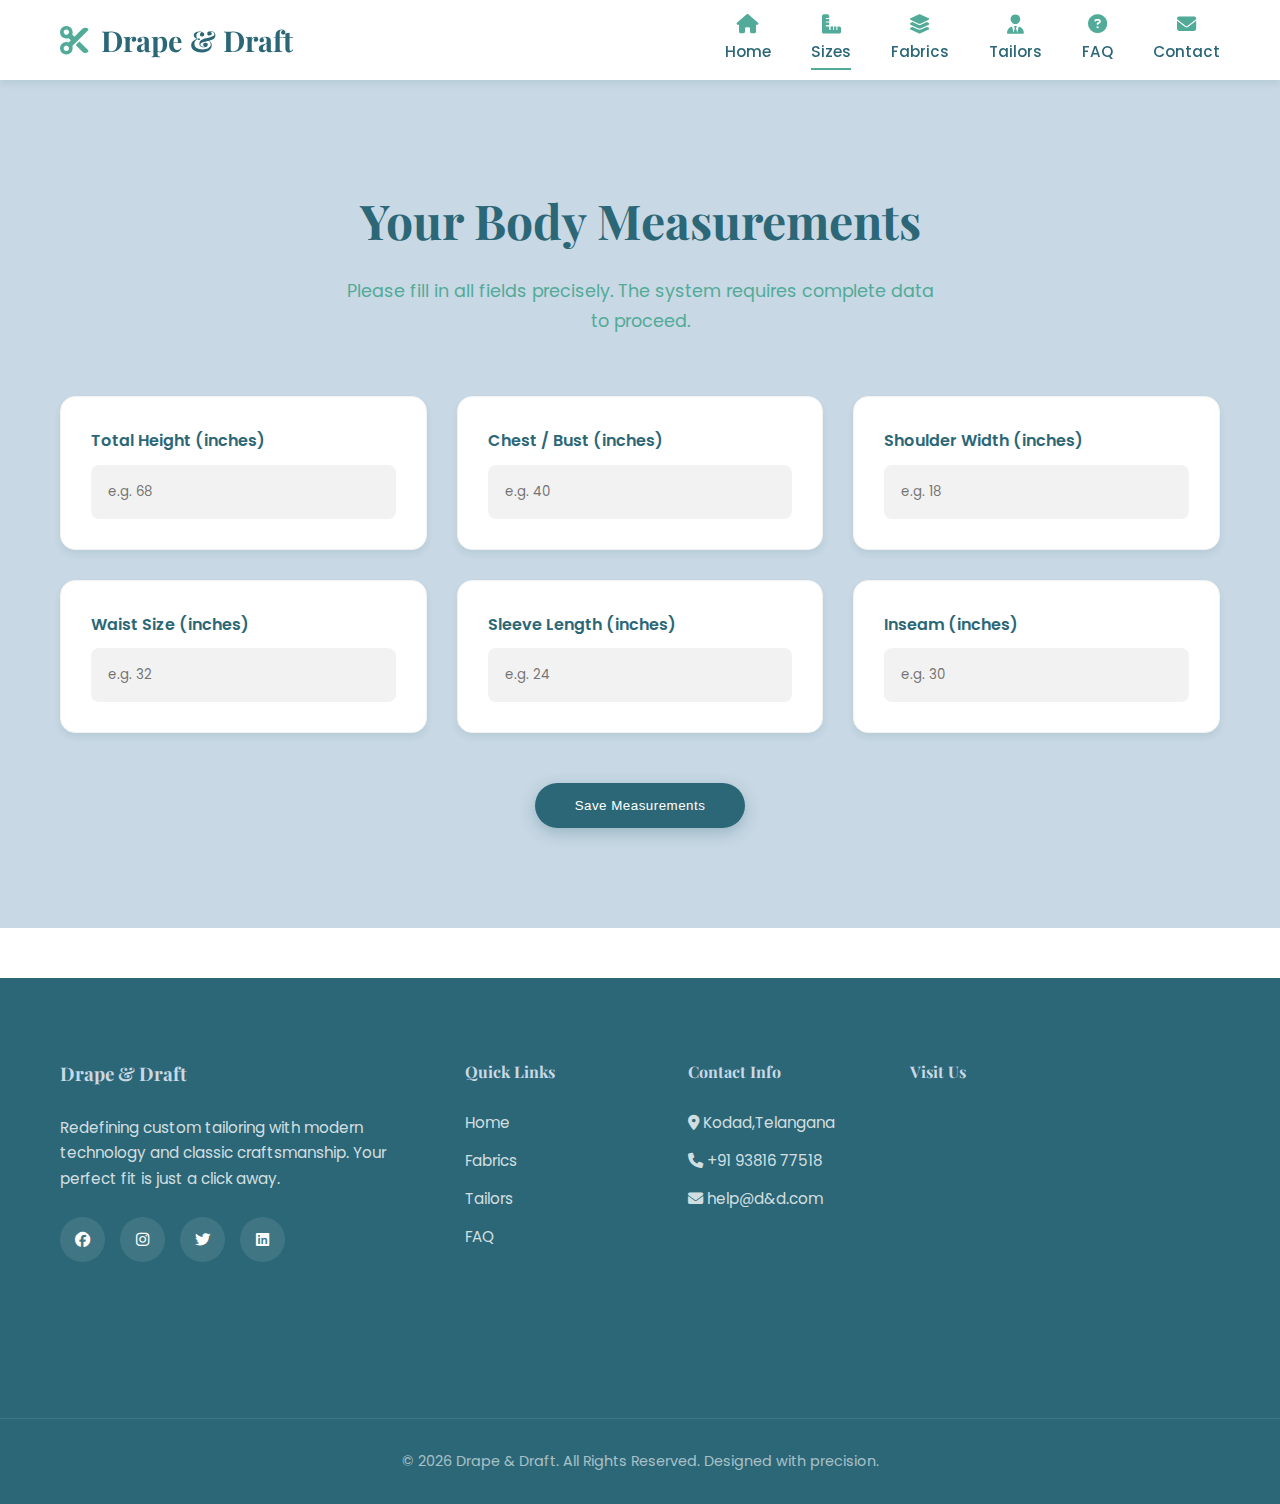
<file: sizes.html>
<!DOCTYPE html>
<html lang="en">

<head>
    <meta charset="UTF-8">
    <meta name="viewport" content="width=device-width, initial-scale=1.0">
    <title>Measurements | Drape & Draft</title>
    <link rel="stylesheet" href="style.css">
    <link rel="stylesheet" href="https://cdnjs.cloudflare.com/ajax/libs/font-awesome/6.4.0/css/all.min.css">
    <link href="https://fonts.googleapis.com/css2?family=Playfair+Display:wght@700&family=Poppins:wght@300;400;500;600&display=swap" rel="stylesheet">
</head>

<body>
    <header class="main-header">
        <div class="header-container">
            <div class="brand-logo">
                <a href="homepage.html"><i class="fa-solid fa-scissors"></i><span>Drape & Draft</span></a>
            </div>
            <nav class="navbar">
                <ul class="nav-links">
                    <li><a href="homepage.html"><i class="fa-solid fa-house"></i><span>Home</span></a></li>
                    <li><a href="sizes.html" class="active"><i class="fa-solid fa-ruler-combined"></i><span>Sizes</span></a></li>
                    <li><a href="fabrics.html"><i class="fa-solid fa-layer-group"></i><span>Fabrics</span></a></li>
                    <li><a href="tailors.html"><i class="fa-solid fa-user-tie"></i><span>Tailors</span></a></li>
                    <li><a href="faq.html"><i class="fa-solid fa-circle-question"></i><span>FAQ</span></a></li>
                    <li><a href="contact.html"><i class="fa-solid fa-envelope"></i><span>Contact</span></a></li>
                </ul>
            </nav>
        </div>
    </header>

    <main class="content-wrapper">
        <section class="section-container bg-light">
            <div class="container">
                <h2 class="section-heading">Your Body Measurements</h2>
                <p class="section-sub">Please fill in all fields precisely. The system requires complete data to proceed.</p>
                <div class="measurement-grid">
                    <div class="input-group">
                        <label>Total Height (inches)</label>
                        <input type="number" class="measure-input" placeholder="e.g. 68">
                        <small class="error-text">Required</small>
                    </div>
                    <div class="input-group">
                        <label>Chest / Bust (inches)</label>
                        <input type="number" class="measure-input" placeholder="e.g. 40">
                        <small class="error-text">Required</small>
                    </div>
                    <div class="input-group">
                        <label>Shoulder Width (inches)</label>
                        <input type="number" class="measure-input" placeholder="e.g. 18">
                        <small class="error-text">Required</small>
                    </div>
                    <div class="input-group">
                        <label>Waist Size (inches)</label>
                        <input type="number" class="measure-input" placeholder="e.g. 32">
                        <small class="error-text">Required</small>
                    </div>
                    <div class="input-group">
                        <label>Sleeve Length (inches)</label>
                        <input type="number" class="measure-input" placeholder="e.g. 24">
                        <small class="error-text">Required</small>
                    </div>
                    <div class="input-group">
                        <label>Inseam (inches)</label>
                        <input type="number" class="measure-input" placeholder="e.g. 30">
                        <small class="error-text">Required</small>
                    </div>
                </div>
                <div style="text-align: center; margin-top: 50px;">
                    <button id="save-btn" class="btn btn-primary btn-large">Save Measurements</button>
                </div>
            </div>
        </section>
    </main>

    <footer class="main-footer">
        <div class="container footer-content">
            <div class="footer-col brand-col">
                <h3>Drape & Draft</h3>
                <p>Redefining custom tailoring with modern technology and classic craftsmanship. Your perfect fit is just a click away.</p>
                <div class="social-icons">
                    <a href="https://www.linkedin.com/in/ch-venkata-shiva-sri-976245296/" target="_blank"><i class="fa-brands fa-facebook"></i></a>
                    <a href="https://www.linkedin.com/in/ch-venkata-shiva-sri-976245296/" target="_blank"><i class="fa-brands fa-instagram"></i></a>
                    <a href="https://www.linkedin.com/in/ch-venkata-shiva-sri-976245296/" target="_blank"><i class="fa-brands fa-twitter"></i></a>
                    <a href="https://www.linkedin.com/in/ch-venkata-shiva-sri-976245296/" target="_blank"><i class="fa-brands fa-linkedin"></i></a>
                </div>
            </div>
            <div class="footer-col">
                <h4>Quick Links</h4>
                <ul>
                    <li><a href="homepage.html">Home</a></li>
                    <li><a href="fabrics.html">Fabrics</a></li>
                    <li><a href="tailors.html">Tailors</a></li>
                    <li><a href="faq.html">FAQ</a></li>
                </ul>
            </div>
            <div class="footer-col">
                <h4>Contact Info</h4>
                <ul class="contact-list">
                    <li><i class="fa-solid fa-location-dot"></i> Kodad,Telangana</li>
                    <li><i class="fa-solid fa-phone"></i> +91 93816 77518</li>
                    <li><i class="fa-solid fa-envelope"></i> help@d&d.com</li>
                </ul>
            </div>
            <div class="footer-col map-col">
                <h4>Visit Us</h4>
                <div class="map-frame">
                    <iframe
                        src="https://www.google.com/maps/embed?pb=!1m18!1m12!1m3!1d61048.04101310261!2d79.92135924447697!3d16.9990015086017!2m3!1f0!2f0!3f0!3m2!1i1024!2i768!4f13.1!3m3!1m2!1s0x3a3502557bd86187%3A0x2d61225ca7dbad8f!2sKodad%2C%20Telangana%20508206!5e0!3m2!1sen!2sin!4v1769404283618!5m2!1sen!2sin"
                        width="310" height="250" style="border: 0;" allowfullscreen="" loading="lazy"
                        referrerpolicy="no-referrer-when-downgrade"></iframe>
                </div>
            </div>
        </div>
        <div class="copyright">
            © 2026 Drape & Draft. All Rights Reserved. Designed with precision.
        </div>
    </footer>

    <div id="toast-notification" class="toast-hidden">
        <div class="toast-content"><i class="fa-solid fa-circle-info"></i>
            <div class="toast-text">
                <h4 id="toast-title"></h4>
                <p id="toast-message"></p>
            </div>
        </div>
        <div class="toast-progress">
            <div class="progress-line"></div>
        </div>
    </div>
    <script src="script.js"></script>
</body>

</html>
</file>
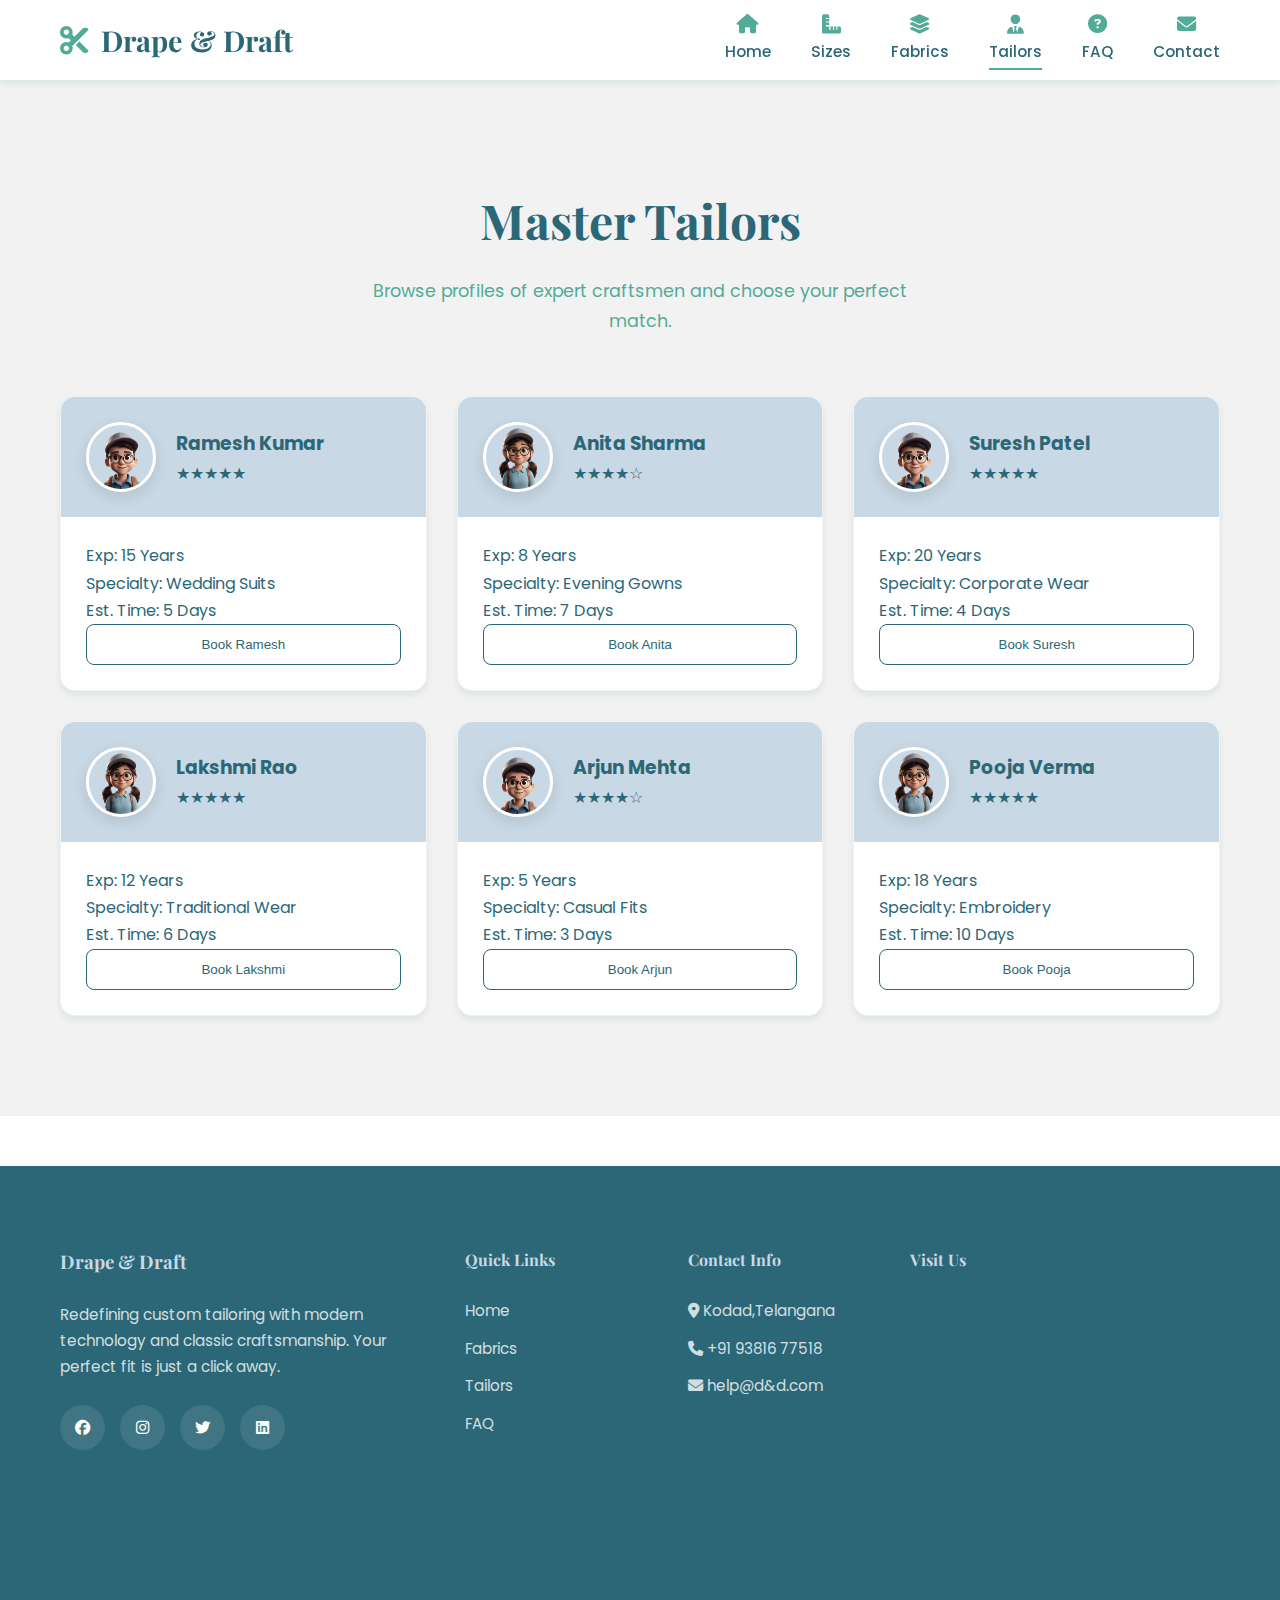
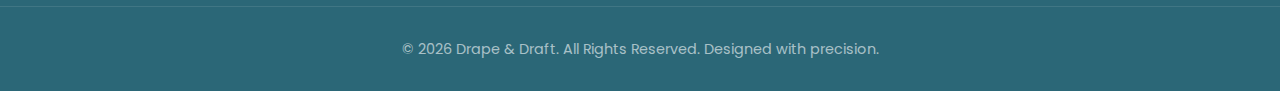
<file: tailors.html>
<!DOCTYPE html>
<html lang="en">

<head>
    <meta charset="UTF-8">
    <meta name="viewport" content="width=device-width, initial-scale=1.0">
    <title>Tailors | Drape & Draft</title>
    <link rel="stylesheet" href="style.css">
    <link rel="stylesheet" href="https://cdnjs.cloudflare.com/ajax/libs/font-awesome/6.4.0/css/all.min.css">
    <link href="https://fonts.googleapis.com/css2?family=Playfair+Display:wght@700&family=Poppins:wght@300;400;500;600&display=swap" rel="stylesheet">
</head>

<body>
    <header class="main-header">
        <div class="header-container">
            <div class="brand-logo">
                <a href="homepage.html"><i class="fa-solid fa-scissors"></i><span>Drape & Draft</span></a>
            </div>
            <nav class="navbar">
                <ul class="nav-links">
                    <li><a href="homepage.html"><i class="fa-solid fa-house"></i><span>Home</span></a></li>
                    <li><a href="sizes.html"><i class="fa-solid fa-ruler-combined"></i><span>Sizes</span></a></li>
                    <li><a href="fabrics.html"><i class="fa-solid fa-layer-group"></i><span>Fabrics</span></a></li>
                    <li><a href="tailors.html" class="active"><i class="fa-solid fa-user-tie"></i><span>Tailors</span></a></li>
                    <li><a href="faq.html"><i class="fa-solid fa-circle-question"></i><span>FAQ</span></a></li>
                    <li><a href="contact.html"><i class="fa-solid fa-envelope"></i><span>Contact</span></a></li>
                </ul>
            </nav>
        </div>
    </header>

    <main class="content-wrapper">
        <section class="section-container bg-off-white">
            <div class="container">
                <h2 class="section-heading">Master Tailors</h2>
                <p class="section-sub">Browse profiles of expert craftsmen and choose your perfect match.</p>
                <div class="card-grid">
                    <div class="card tailor-card">
                        <div class="tailor-header">
                            <img src="assets/men.png" alt="Tailor" class="avatar-img">
                            <div>
                                <h3>Ramesh Kumar</h3><span class="stars">★★★★★</span>
                            </div>
                        </div>
                        <div class="card-body">
                            <ul>
                                <li>Exp: 15 Years</li>
                                <li>Specialty: Wedding Suits</li>
                                <li>Est. Time: 5 Days</li>
                            </ul>
                            <button class="btn-block action-btn">Book Ramesh</button>
                        </div>
                    </div>
                    <div class="card tailor-card">
                        <div class="tailor-header">
                            <img src="assets/women.png" alt="Tailor" class="avatar-img">
                            <div>
                                <h3>Anita Sharma</h3><span class="stars">★★★★☆</span>
                            </div>
                        </div>
                        <div class="card-body">
                            <ul>
                                <li>Exp: 8 Years</li>
                                <li>Specialty: Evening Gowns</li>
                                <li>Est. Time: 7 Days</li>
                            </ul>
                            <button class="btn-block action-btn">Book Anita</button>
                        </div>
                    </div>
                    <div class="card tailor-card">
                        <div class="tailor-header">
                            <img src="assets/men.png" alt="Tailor" class="avatar-img">
                            <div>
                                <h3>Suresh Patel</h3><span class="stars">★★★★★</span>
                            </div>
                        </div>
                        <div class="card-body">
                            <ul>
                                <li>Exp: 20 Years</li>
                                <li>Specialty: Corporate Wear</li>
                                <li>Est. Time: 4 Days</li>
                            </ul>
                            <button class="btn-block action-btn">Book Suresh</button>
                        </div>
                    </div>
                    <div class="card tailor-card">
                        <div class="tailor-header">
                            <img src="assets/women.png" alt="Tailor" class="avatar-img">
                            <div>
                                <h3>Lakshmi Rao</h3><span class="stars">★★★★★</span>
                            </div>
                        </div>
                        <div class="card-body">
                            <ul>
                                <li>Exp: 12 Years</li>
                                <li>Specialty: Traditional Wear</li>
                                <li>Est. Time: 6 Days</li>
                            </ul>
                            <button class="btn-block action-btn">Book Lakshmi</button>
                        </div>
                    </div>
                    <div class="card tailor-card">
                        <div class="tailor-header">
                            <img src="assets/men.png" alt="Tailor" class="avatar-img">
                            <div>
                                <h3>Arjun Mehta</h3><span class="stars">★★★★☆</span>
                            </div>
                        </div>
                        <div class="card-body">
                            <ul>
                                <li>Exp: 5 Years</li>
                                <li>Specialty: Casual Fits</li>
                                <li>Est. Time: 3 Days</li>
                            </ul>
                            <button class="btn-block action-btn">Book Arjun</button>
                        </div>
                    </div>
                    <div class="card tailor-card">
                        <div class="tailor-header">
                            <img src="assets/women.png" alt="Tailor" class="avatar-img">
                            <div>
                                <h3>Pooja Verma</h3><span class="stars">★★★★★</span>
                            </div>
                        </div>
                        <div class="card-body">
                            <ul>
                                <li>Exp: 18 Years</li>
                                <li>Specialty: Embroidery</li>
                                <li>Est. Time: 10 Days</li>
                            </ul>
                            <button class="btn-block action-btn">Book Pooja</button>
                        </div>
                    </div>
                </div>
            </div>
        </section>
    </main>

    <footer class="main-footer">
        <div class="container footer-content">
            <div class="footer-col brand-col">
                <h3>Drape & Draft</h3>
                <p>Redefining custom tailoring with modern technology and classic craftsmanship. Your perfect fit is just a click away.</p>
                <div class="social-icons">
                    <a href="https://www.linkedin.com/in/ch-venkata-shiva-sri-976245296/" target="_blank"><i class="fa-brands fa-facebook"></i></a>
                    <a href="https://www.linkedin.com/in/ch-venkata-shiva-sri-976245296/" target="_blank"><i class="fa-brands fa-instagram"></i></a>
                    <a href="https://www.linkedin.com/in/ch-venkata-shiva-sri-976245296/" target="_blank"><i class="fa-brands fa-twitter"></i></a>
                    <a href="https://www.linkedin.com/in/ch-venkata-shiva-sri-976245296/" target="_blank"><i class="fa-brands fa-linkedin"></i></a>
                </div>
            </div>
            <div class="footer-col">
                <h4>Quick Links</h4>
                <ul>
                    <li><a href="homepage.html">Home</a></li>
                    <li><a href="fabrics.html">Fabrics</a></li>
                    <li><a href="tailors.html">Tailors</a></li>
                    <li><a href="faq.html">FAQ</a></li>
                </ul>
            </div>
            <div class="footer-col">
                <h4>Contact Info</h4>
                <ul class="contact-list">
                    <li><i class="fa-solid fa-location-dot"></i> Kodad,Telangana</li>
                    <li><i class="fa-solid fa-phone"></i> +91 93816 77518</li>
                    <li><i class="fa-solid fa-envelope"></i> help@d&d.com</li>
                </ul>
            </div>
            <div class="footer-col map-col">
                <h4>Visit Us</h4>
                <div class="map-frame">
                    <iframe
                        src="https://www.google.com/maps/embed?pb=!1m18!1m12!1m3!1d61048.04101310261!2d79.92135924447697!3d16.9990015086017!2m3!1f0!2f0!3f0!3m2!1i1024!2i768!4f13.1!3m3!1m2!1s0x3a3502557bd86187%3A0x2d61225ca7dbad8f!2sKodad%2C%20Telangana%20508206!5e0!3m2!1sen!2sin!4v1769404283618!5m2!1sen!2sin"
                        width="310" height="250" style="border: 0;" allowfullscreen="" loading="lazy"
                        referrerpolicy="no-referrer-when-downgrade"></iframe>
                </div>
            </div>
        </div>
        <div class="copyright">
            © 2026 Drape & Draft. All Rights Reserved. Designed with precision.
        </div>
    </footer>
    <div id="toast-notification" class="toast-hidden">
        <div class="toast-content"><i class="fa-solid fa-circle-info"></i>
            <div class="toast-text">
                <h4 id="toast-title"></h4>
                <p id="toast-message"></p>
            </div>
        </div>
        <div class="toast-progress">
            <div class="progress-line"></div>
        </div>
    </div>
    <script src="script.js"></script>
</body>

</html>
</file>
<file: style.css>
:root {
    --primary: #2b6777;
    --secondary: #c8d8e4;
    --accent: #52ab98;
    --white: #ffffff;
    --off-white: #f2f2f2;
    --text-dark: #1a1a1a;
    --shadow-sm: 0 4px 6px rgba(43, 103, 119, 0.1);
    --shadow-lg: 0 15px 35px rgba(43, 103, 119, 0.15);
}

* {
    margin: 0;
    padding: 0;
    box-sizing: border-box;
}

html {
    scroll-behavior: smooth;
}

body {
    font-family: 'Poppins', sans-serif;
    background-color: var(--white);
    color: var(--primary);
    line-height: 1.7;
    padding-top: 80px;
}

a {
    text-decoration: none;
    color: inherit;
    transition: all 0.3s ease;
}

ul {
    list-style: none;
}

.container {
    max-width: 1200px;
    margin: 0 auto;
    padding: 0 20px;
}

.section-container {
    padding: 100px 0;
}

.bg-light {
    background-color: var(--secondary);
}

.bg-off-white {
    background-color: var(--off-white);
}

.section-heading {
    font-family: 'Playfair Display', serif;
    font-size: 3rem;
    text-align: center;
    margin-bottom: 15px;
    color: var(--primary);
    position: relative;
    display: inline-block;
    width: 100%;
}

.section-sub {
    text-align: center;
    color: var(--accent);
    margin-bottom: 60px;
    font-size: 1.1rem;
    max-width: 600px;
    margin-left: auto;
    margin-right: auto;
}

.btn {
    display: inline-block;
    padding: 15px 40px;
    border-radius: 50px;
    font-weight: 500;
    cursor: pointer;
    transition: transform 0.3s ease, box-shadow 0.3s ease;
    border: none;
    letter-spacing: 0.5px;
}

.btn-primary {
    background-color: var(--primary);
    color: var(--white);
    box-shadow: 0 5px 15px rgba(43, 103, 119, 0.3);
}

.btn-primary:hover {
    background-color: var(--accent);
    transform: translateY(-3px);
    box-shadow: 0 8px 20px rgba(82, 171, 152, 0.4);
    color: var(--white);
}

.btn-outline {
    background: transparent;
    border: 2px solid var(--primary);
    color: var(--primary);
}

.btn-outline:hover {
    background-color: var(--primary);
    color: var(--white);
    transform: translateY(-3px);
}

.btn-sm {
    padding: 10px 25px;
    font-size: 0.9rem;
    border-radius: 5px;
    background-color: var(--primary);
    color: var(--white);
    border: none;
    cursor: pointer;
    transition: all 0.3s ease;
}

.btn-sm:hover {
    background-color: var(--accent);
    transform: translateY(-2px);
}

.btn-block {
    display: block;
    width: 100%;
    padding: 12px;
    background-color: transparent;
    border: 1px solid var(--primary);
    color: var(--primary);
    border-radius: 8px;
    transition: all 0.3s;
    cursor: pointer;
}

.btn-block:hover {
    background-color: var(--primary);
    color: var(--white);
}

.main-header {
    position: fixed;
    top: 0;
    left: 0;
    width: 100%;
    height: 80px;
    background-color: rgba(255, 255, 255, 0.95);
    backdrop-filter: blur(10px);
    box-shadow: var(--shadow-sm);
    z-index: 1000;
    display: flex;
    align-items: center;
}

.header-container {
    display: flex;
    justify-content: space-between;
    align-items: center;
    width: 100%;
    max-width: 1200px;
    margin: 0 auto;
    padding: 0 20px;
}

.brand-logo a {
    font-family: 'Playfair Display', serif;
    font-size: 1.8rem;
    color: var(--primary);
    font-weight: 700;
    display: flex;
    align-items: center;
    gap: 12px;
}

.brand-logo i {
    color: var(--accent);
}

.navbar .nav-links {
    display: flex;
    gap: 40px;
}

.navbar a {
    font-size: 0.95rem;
    color: var(--primary);
    font-weight: 500;
    position: relative;
    display: flex;
    flex-direction: column;
    align-items: center;
}

.navbar a i {
    font-size: 1.2rem;
    margin-bottom: 5px;
    color: var(--accent);
    transition: transform 0.3s ease;
}

.navbar a:hover i {
    transform: translateY(-3px);
}

.navbar a::after {
    content: '';
    position: absolute;
    bottom: -5px;
    left: 0;
    width: 0;
    height: 2px;
    background-color: var(--accent);
    transition: width 0.3s ease;
}

.navbar a:hover::after,
.navbar a.active::after {
    width: 100%;
}

.hero-section {
    height: 100vh;
    background: linear-gradient(135deg,rgba(43, 103, 119, 0.9),rgba(82, 171, 152, 0.8)), url("assets/herobg.png");
    background-size: cover;
    background-position: center;
    background-repeat: no-repeat;
    display: flex;
    align-items: center;
    justify-content: center;
    text-align: center;
    color: var(--white);
    margin-top: -80px;
}


.hero-content {
    max-width: 800px;
    animation: fadeInUp 1s ease-out;
}

.hero-title {
    font-family: 'Playfair Display', serif;
    font-size: 4.5rem;
    line-height: 1.1;
    margin-bottom: 20px;
}

.hero-subtitle {
    font-size: 1.25rem;
    margin-bottom: 40px;
    opacity: 0.9;
    font-weight: 300;
}

.hero-buttons {
    display: flex;
    gap: 20px;
    justify-content: center;
}

.hero-buttons .btn-primary {
    background-color: var(--white);
    color: var(--primary);
}

.hero-buttons .btn-primary:hover {
    background-color: var(--secondary);
    color: var(--primary);
}

.hero-buttons .btn-outline {
    border-color: var(--white);
    color: var(--white);
}

.hero-buttons .btn-outline:hover {
    background-color: var(--white);
    color: var(--primary);
}

.stock-ticker-bar {
    background-color: var(--primary);
    color: var(--white);
    height: 50px;
    display: flex;
    overflow: hidden;
    font-size: 0.9rem;
    position: relative;
    z-index: 10;
}

.ticker-label {
    background-color: #1a4a58;
    padding: 0 30px;
    display: flex;
    align-items: center;
    font-weight: 700;
    box-shadow: 5px 0 10px rgba(0, 0, 0, 0.1);
    z-index: 2;
}

.ticker-track-wrapper {
    flex: 1;
    display: flex;
    align-items: center;
    overflow: hidden;
}

.ticker-track {
    display: flex;
    white-space: nowrap;
    animation: slideTicker 20s linear infinite;
}

.ticker-item {
    margin: 0 40px;
    display: flex;
    align-items: center;
}

.partners-carousel-container {
    padding: 60px 0;
    background-color: var(--off-white);
    overflow: hidden;
}

.partners-heading {
    text-align: center;
    color: var(--accent);
    text-transform: uppercase;
    letter-spacing: 3px;
    font-size: 0.9rem;
    margin-bottom: 40px;
    font-weight: 700;
}

.partners-track {
    display: flex;
    width: fit-content;
    animation: slidePartners 30s linear infinite;
}

.partner-card {
    background-color: var(--white);
    color: var(--primary);
    font-weight: 700;
    padding: 15px 40px;
    margin: 0 20px;
    border-radius: 50px;
    box-shadow: var(--shadow-sm);
    white-space: nowrap;
}

.process-grid {
    display: grid;
    grid-template-columns: repeat(auto-fit, minmax(300px, 1fr));
    gap: 40px;
}

.process-card {
    background: var(--white);
    padding: 50px 30px;
    text-align: center;
    border-radius: 20px;
    box-shadow: var(--shadow-sm);
    transition: transform 0.4s ease, box-shadow 0.4s ease;
    border: 1px solid var(--off-white);
}

.process-card:hover {
    transform: translateY(-10px);
    box-shadow: var(--shadow-lg);
}

.process-icon {
    font-size: 3.5rem;
    margin-bottom: 25px;
    background: var(--secondary);
    width: 100px;
    height: 100px;
    line-height: 100px;
    border-radius: 50%;
    margin-left: auto;
    margin-right: auto;
}

.thesis-row {
    display: flex;
    align-items: center;
    gap: 60px;
}

.thesis-text {
    flex: 1;
}

.thesis-text h3 {
    font-family: 'Playfair Display', serif;
    font-size: 2.5rem;
    margin-bottom: 20px;
    color: var(--secondary);
}

.thesis-image {
    flex: 1;
    height: 400px;
    background: var(--white);
    border-radius: 20px;
    box-shadow: var(--shadow-lg);
    display: flex;
    align-items: center;
    justify-content: center;
    color: var(--primary);
    font-weight: 700;
}

.stats-mini-grid {
    display: flex;
    gap: 20px;
    margin: 30px 0;
}

.stat-item {
    background: rgba(255, 255, 255, 0.1);
    padding: 20px;
    border-radius: 10px;
    text-align: center;
    flex: 1;
    border: 1px solid var(--accent);
}

.stat-item h2 {
    font-size: 2rem;
    color: var(--white);
    margin-bottom: 5px;
}

.review-card {
    background-color: var(--secondary);
    color: var(--primary);
    max-width: 700px;
    margin: 0 auto;
    padding: 50px;
    border-radius: 20px;
    text-align: center;
    box-shadow: var(--shadow-lg);
}

.review-text {
    font-size: 1.3rem;
    font-style: italic;
    font-family: 'Playfair Display', serif;
    margin: 25px 0;
}

.stars {
    color: var(--primary);
}

.card-grid {
    display: grid;
    grid-template-columns: repeat(auto-fill, minmax(280px, 1fr));
    gap: 30px;
}

.card {
    background: var(--white);
    border-radius: 15px;
    overflow: hidden;
    box-shadow: var(--shadow-sm);
    transition: transform 0.3s ease, box-shadow 0.3s ease;
    border: 1px solid rgba(0, 0, 0, 0.05);
}

.card:hover {
    transform: translateY(-10px);
    box-shadow: var(--shadow-lg);
}

.card-image {
    width: 100%;
    height: 250px;
    object-fit: cover;
}

.card-body {
    padding: 25px;
}

.card-body h3 {
    font-family: 'Playfair Display', serif;
    font-size: 1.4rem;
    color: var(--primary);
    margin-bottom: 10px;
}

.badge {
    display: inline-block;
    padding: 5px 12px;
    font-size: 0.75rem;
    border-radius: 20px;
    background: var(--secondary);
    color: var(--primary);
    margin-bottom: 15px;
    font-weight: 600;
    text-transform: uppercase;
    letter-spacing: 1px;
}

.badge.luxury {
    background: var(--primary);
    color: var(--white);
}

.badge.warm {
    background: var(--accent);
    color: var(--white);
}

.tailor-header {
    display: flex;
    align-items: center;
    gap: 20px;
    padding: 25px;
    background-color: var(--secondary);
}

.avatar-img {
    width: 70px;
    height: 70px;
    border-radius: 50%;
    object-fit: cover;
    border: 3px solid var(--white);
    box-shadow: 0 5px 15px rgba(0, 0, 0, 0.1);
}

.tailor-body {
    padding: 25px;
}

.tailor-body ul li {
    display: flex;
    justify-content: space-between;
    margin-bottom: 12px;
    color: var(--accent);
    font-weight: 500;
    border-bottom: 1px dashed var(--secondary);
    padding-bottom: 5px;
}

.measurement-grid {
    display: grid;
    grid-template-columns: repeat(auto-fit, minmax(300px, 1fr));
    gap: 30px;
}

.input-group {
    background: var(--white);
    padding: 30px;
    border-radius: 15px;
    box-shadow: var(--shadow-sm);
    border: 1px solid var(--off-white);
    display: flex;
    flex-direction: column;
}

.input-group label {
    margin-bottom: 10px;
    font-weight: 600;
    color: var(--primary);
}

.input-group input,
.input-group textarea {
    padding: 15px;
    border: 2px solid var(--off-white);
    border-radius: 8px;
    background-color: var(--off-white);
    outline: none;
    transition: all 0.3s;
    font-family: 'Poppins', sans-serif;
}

.input-group input:focus,
.input-group textarea:focus {
    border-color: var(--accent);
    background-color: var(--white);
}

.input-group input.error {
    border-color: #e74c3c;
    background-color: #fff5f5;
}

.error-text {
    color: #e74c3c;
    font-size: 0.8rem;
    margin-top: 5px;
    display: none;
}

.faq-grid {
    max-width: 800px;
    margin: 0 auto;
    display: flex;
    flex-direction: column;
    gap: 20px;
}

.faq-item {
    background: var(--white);
    border-radius: 10px;
    box-shadow: var(--shadow-sm);
    overflow: hidden;
}

.faq-question {
    padding: 25px;
    cursor: pointer;
    display: flex;
    justify-content: space-between;
    align-items: center;
    background: var(--white);
    transition: background 0.3s;
}

.faq-question h4 {
    color: var(--primary);
    font-size: 1.1rem;
    margin: 0;
}

.faq-question:hover {
    background: var(--off-white);
}

.faq-answer {
    max-height: 0;
    overflow: hidden;
    transition: max-height 0.4s ease-out;
    padding: 0 25px;
    background-color: var(--off-white);
}

.faq-item.active .faq-answer {
    max-height: 200px;
    padding-bottom: 25px;
}

.main-footer {
    background-color: var(--primary);
    color: var(--white);
    padding: 80px 0 30px;
    margin-top: 50px;
}

.footer-content {
    display: grid;
    grid-template-columns: 2fr 1fr 1fr 1.5fr;
    gap: 40px;
    margin-bottom: 50px;
}

.footer-col h3,
.footer-col h4 {
    font-family: 'Playfair Display', serif;
    color: var(--secondary);
    margin-bottom: 25px;
}

.footer-col p,
.footer-col a,
.footer-col li {
    color: rgba(255, 255, 255, 0.8);
    font-size: 0.95rem;
    margin-bottom: 12px;
}

.footer-col a:hover {
    color: var(--accent);
    padding-left: 5px;
}

.social-icons {
    display: flex;
    gap: 15px;
    margin-top: 25px;
}

.social-icons a {
    width: 45px;
    height: 45px;
    background: rgba(255, 255, 255, 0.1);
    display: flex;
    align-items: center;
    justify-content: center;
    border-radius: 50%;
    color: var(--white);
    transition: background 0.3s;
}

.social-icons a:hover {
    background: var(--accent);
}

.copyright {
    text-align: center;
    border-top: 1px solid rgba(255, 255, 255, 0.1);
    padding-top: 30px;
    font-size: 0.9rem;
    color: rgba(255, 255, 255, 0.6);
}

#toast-notification {
    position: fixed;
    top: 100px;
    right: 20px;
    background-color: rgba(255, 255, 255, 0.95);
    backdrop-filter: blur(10px);
    border-left: 5px solid var(--primary);
    border-radius: 8px;
    padding: 20px 25px;
    box-shadow: 0 10px 40px rgba(0, 0, 0, 0.15);
    display: flex;
    flex-direction: column;
    min-width: 320px;
    z-index: 9999;
    transform: translateX(150%);
    transition: transform 0.5s cubic-bezier(0.68, -0.55, 0.265, 1.55);
}

#toast-notification.active {
    transform: translateX(0);
}

.toast-content {
    display: flex;
    gap: 15px;
    align-items: flex-start;
}

.toast-content i {
    font-size: 1.5rem;
    color: var(--primary);
    margin-top: 3px;
}

.toast-text h4 {
    font-size: 1.1rem;
    color: var(--primary);
    margin-bottom: 5px;
}

.toast-text p {
    font-size: 0.9rem;
    color: var(--accent);
}

.progress-line {
    position: absolute;
    bottom: 0;
    left: 0;
    height: 4px;
    background-color: var(--primary);
    width: 100%;
    animation: none;
}

#toast-notification.active .progress-line {
    animation: progress 5s linear forwards;
}

@keyframes fadeInUp {
    from {
        opacity: 0;
        transform: translateY(40px);
    }

    to {
        opacity: 1;
        transform: translateY(0);
    }
}

@keyframes slideTicker {
    0% {
        transform: translateX(0);
    }

    100% {
        transform: translateX(-50%);
    }
}

@keyframes slidePartners {
    0% {
        transform: translateX(0);
    }

    100% {
        transform: translateX(-50%);
    }
}

@keyframes progress {
    0% {
        width: 100%;
    }

    100% {
        width: 0%;
    }
}
</file>
